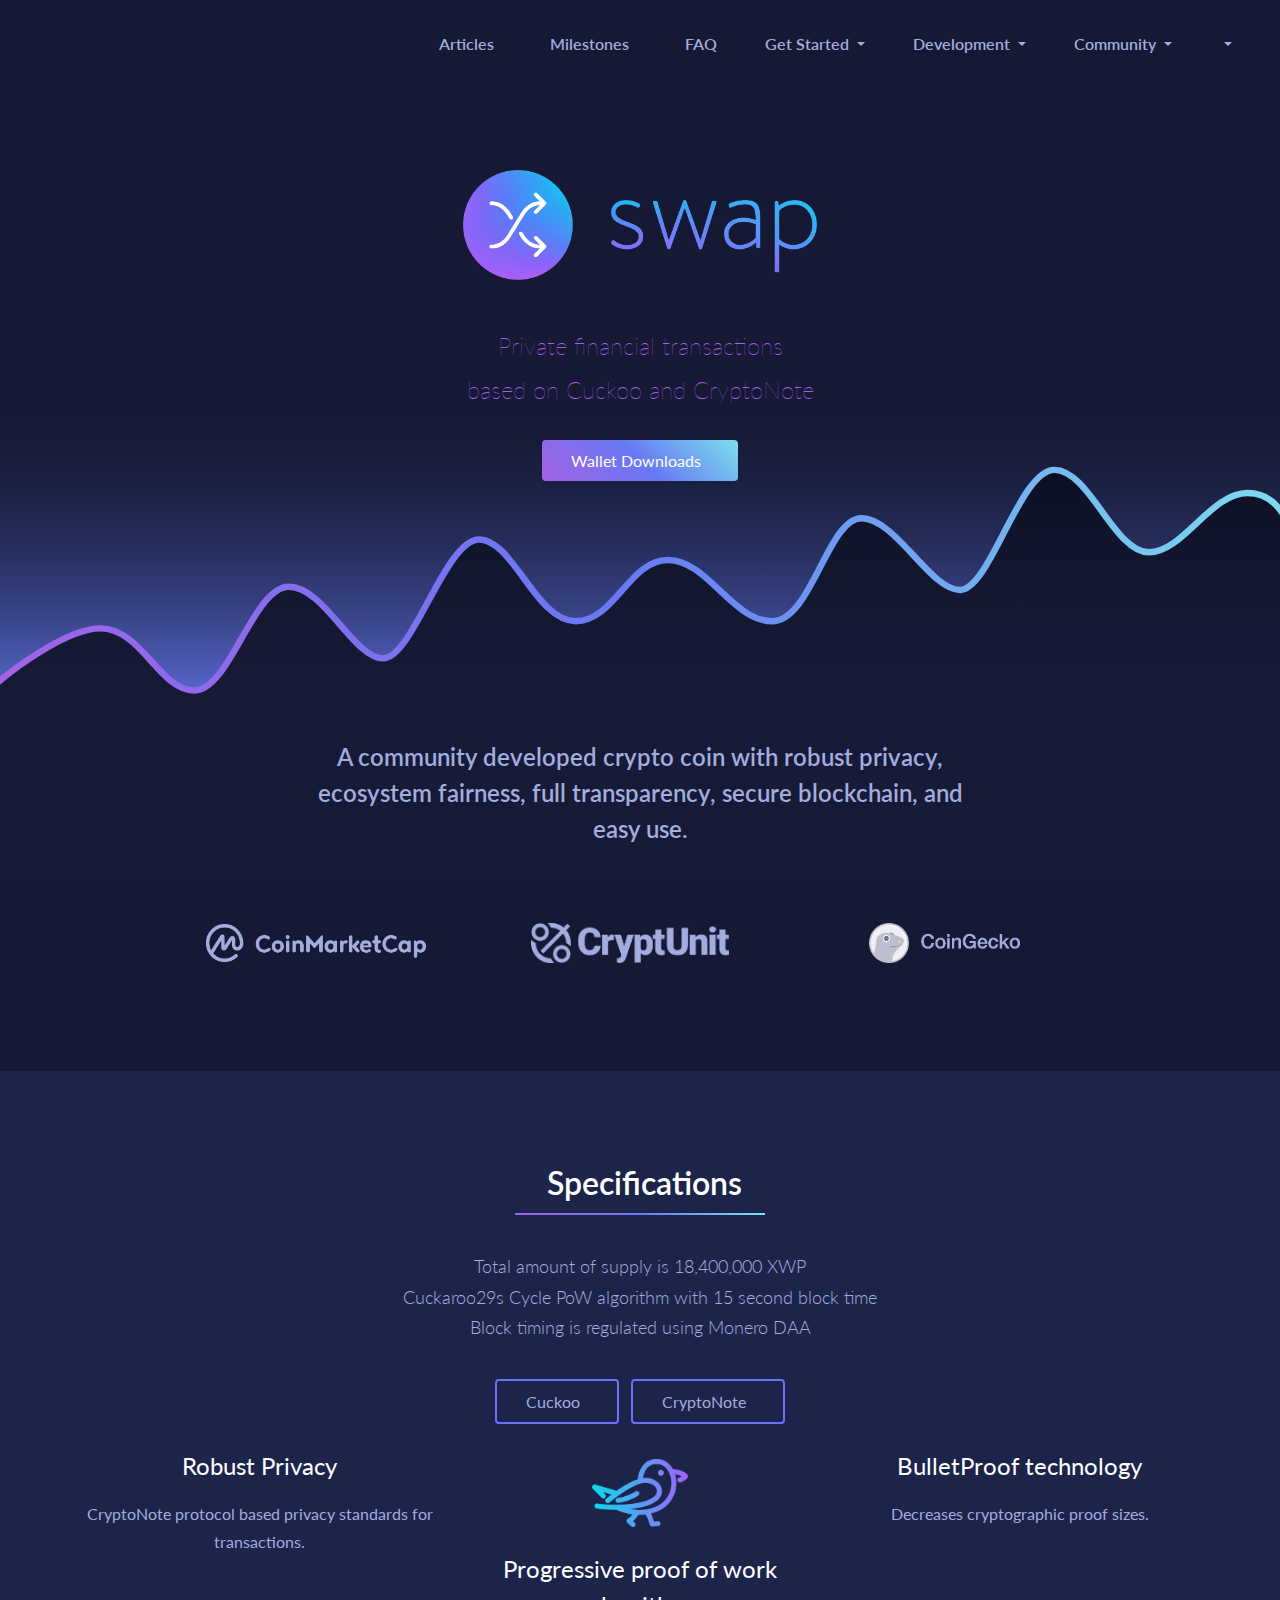
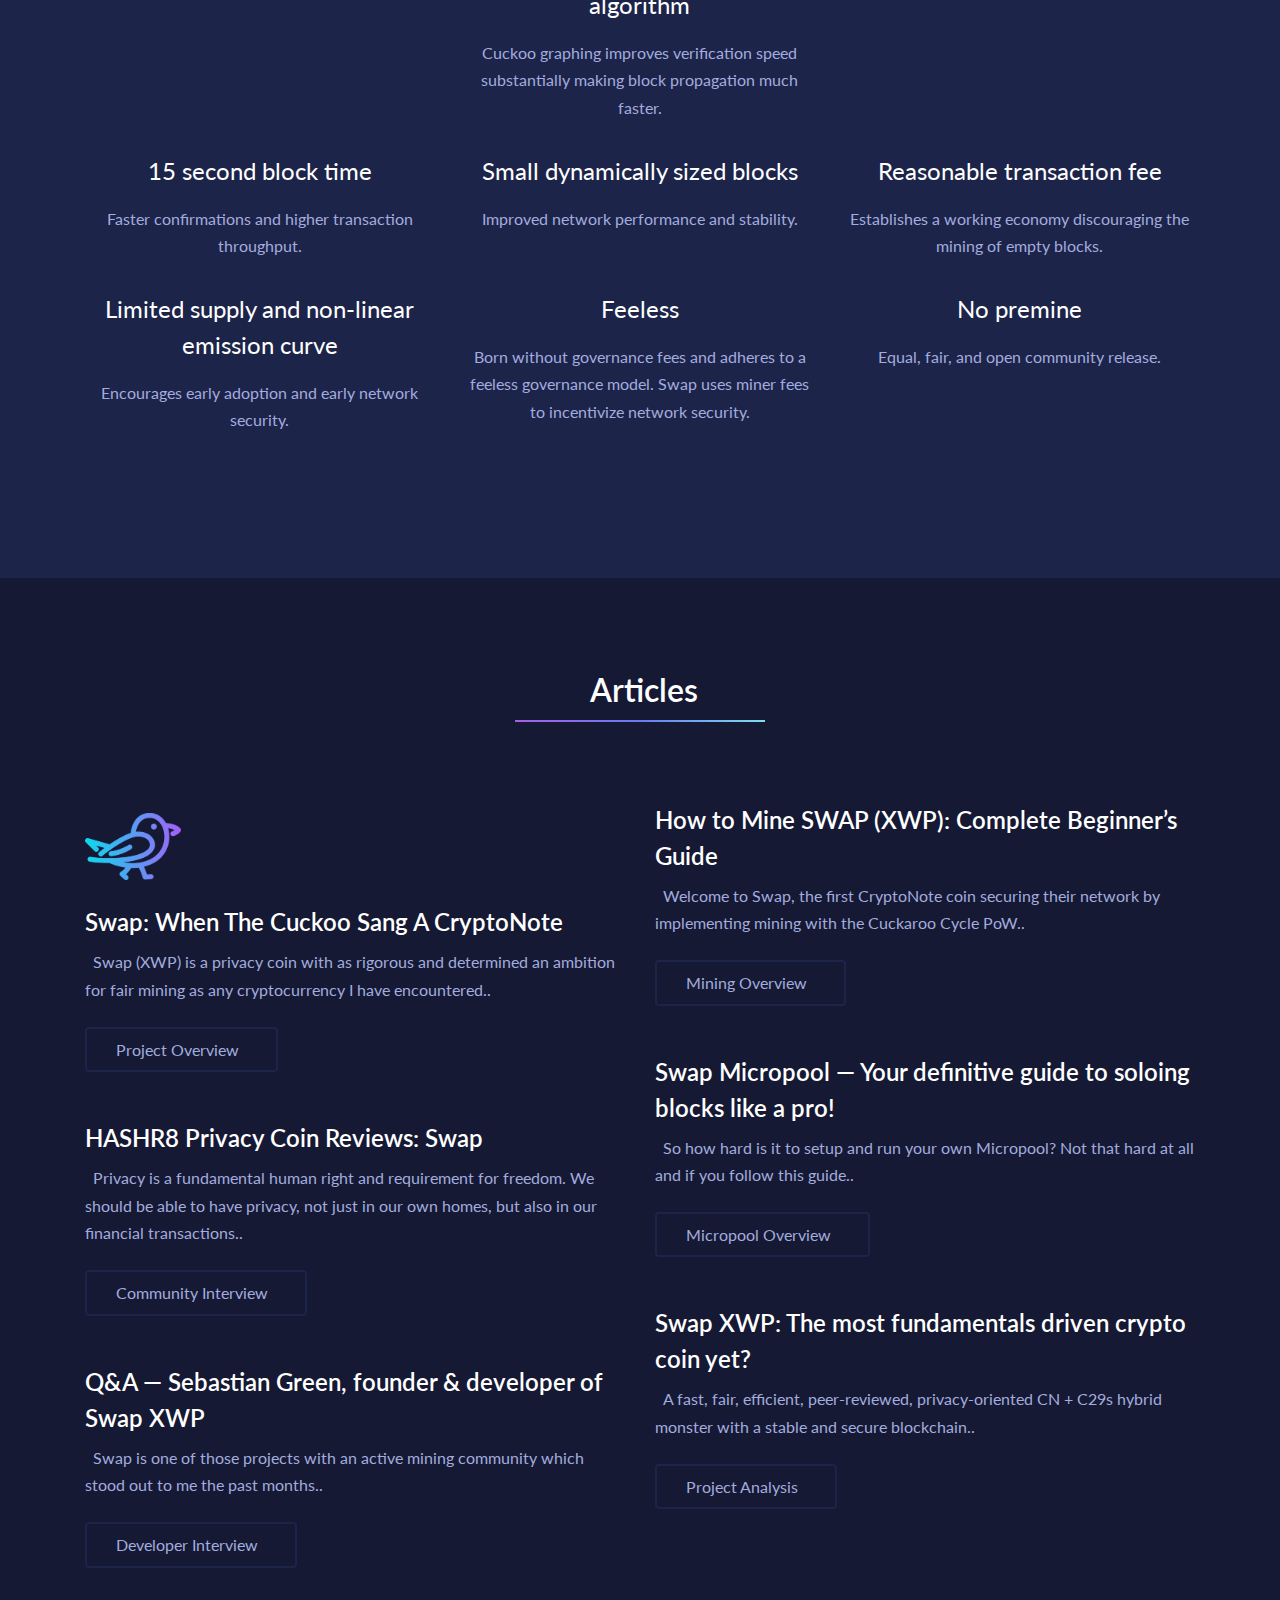
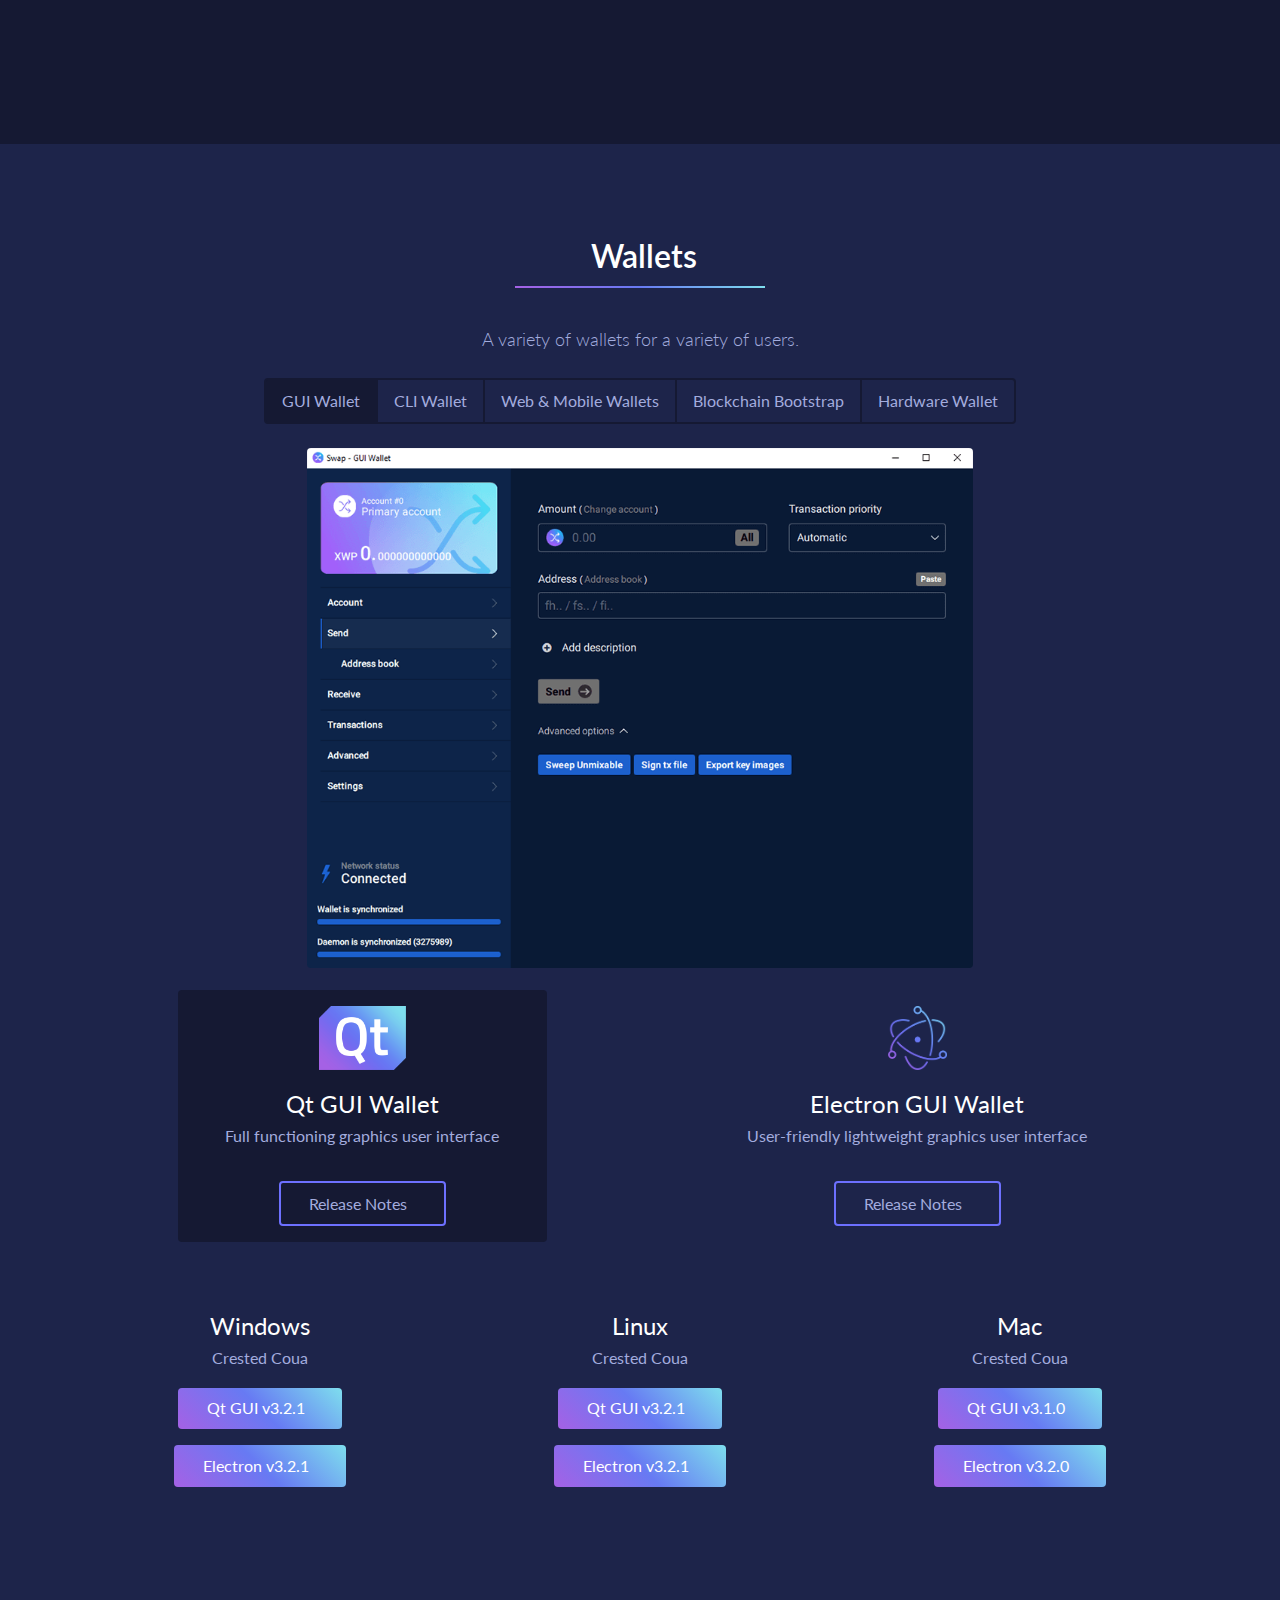
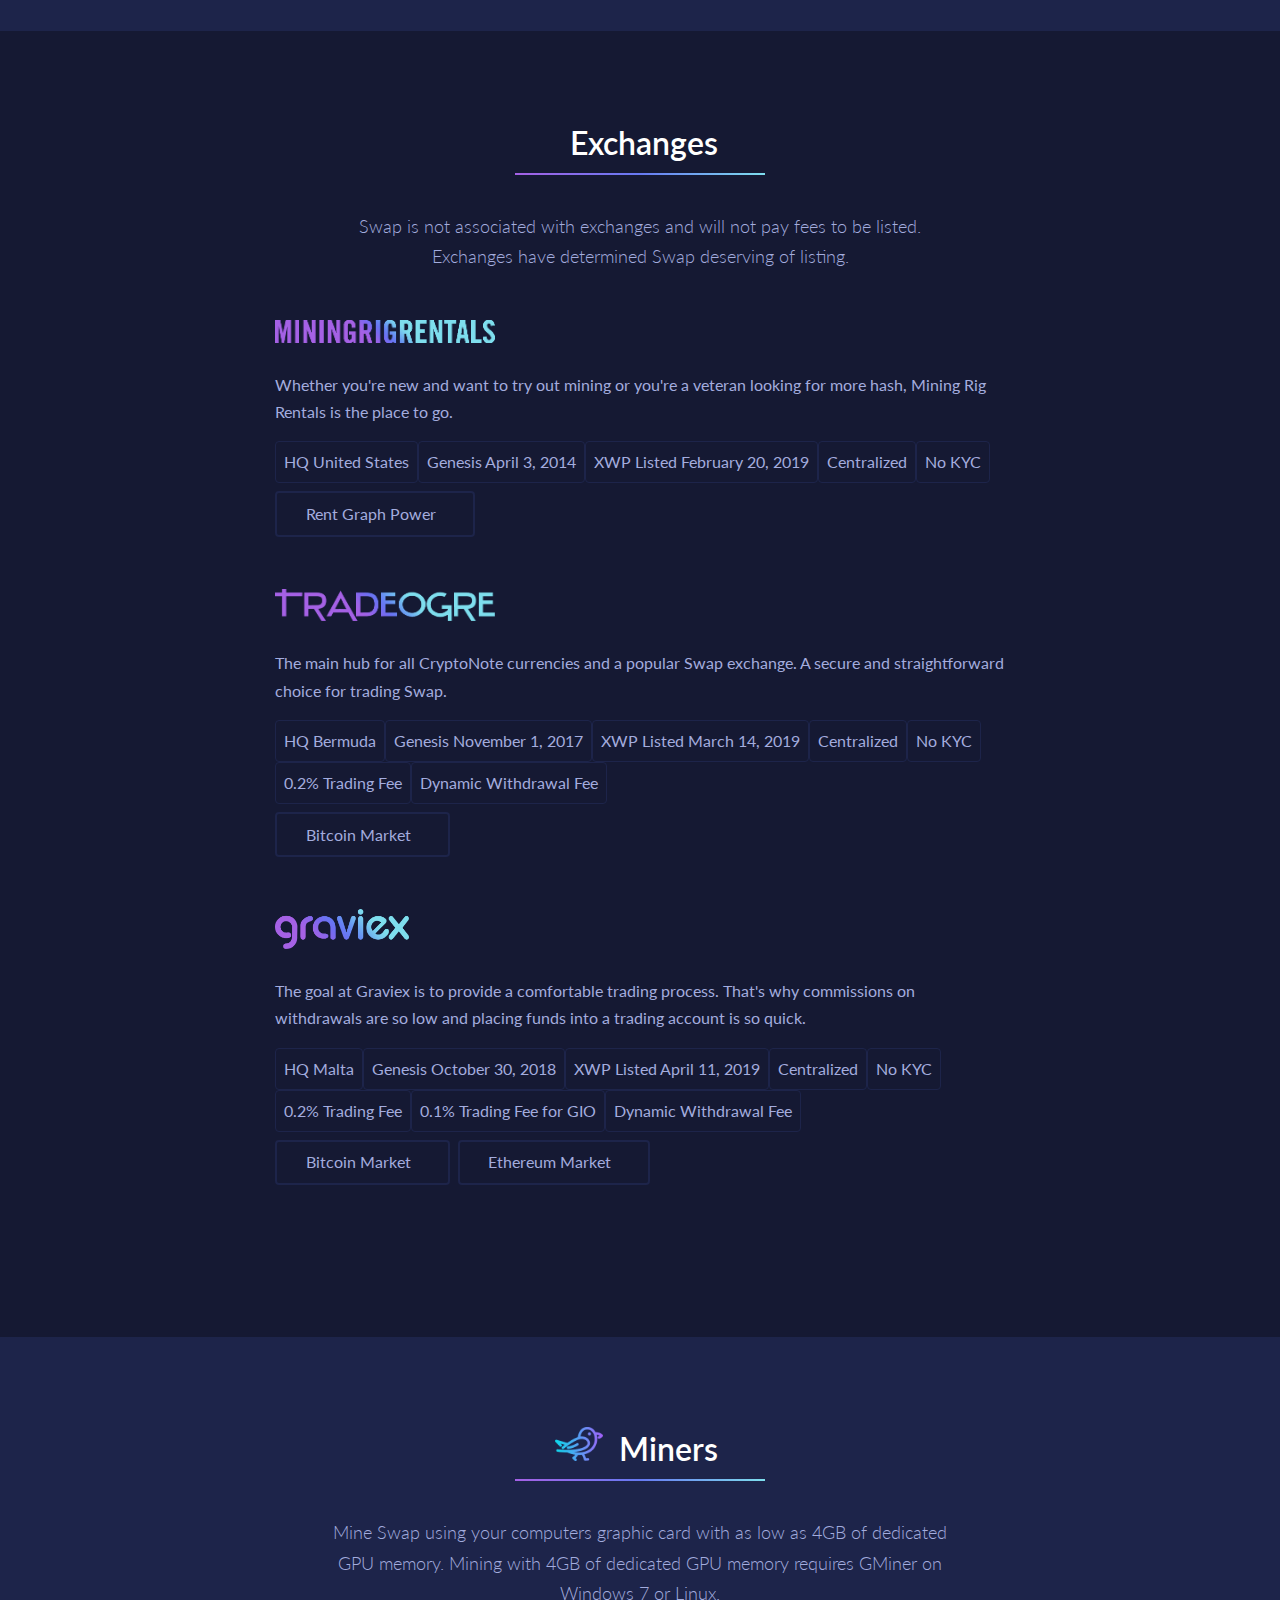
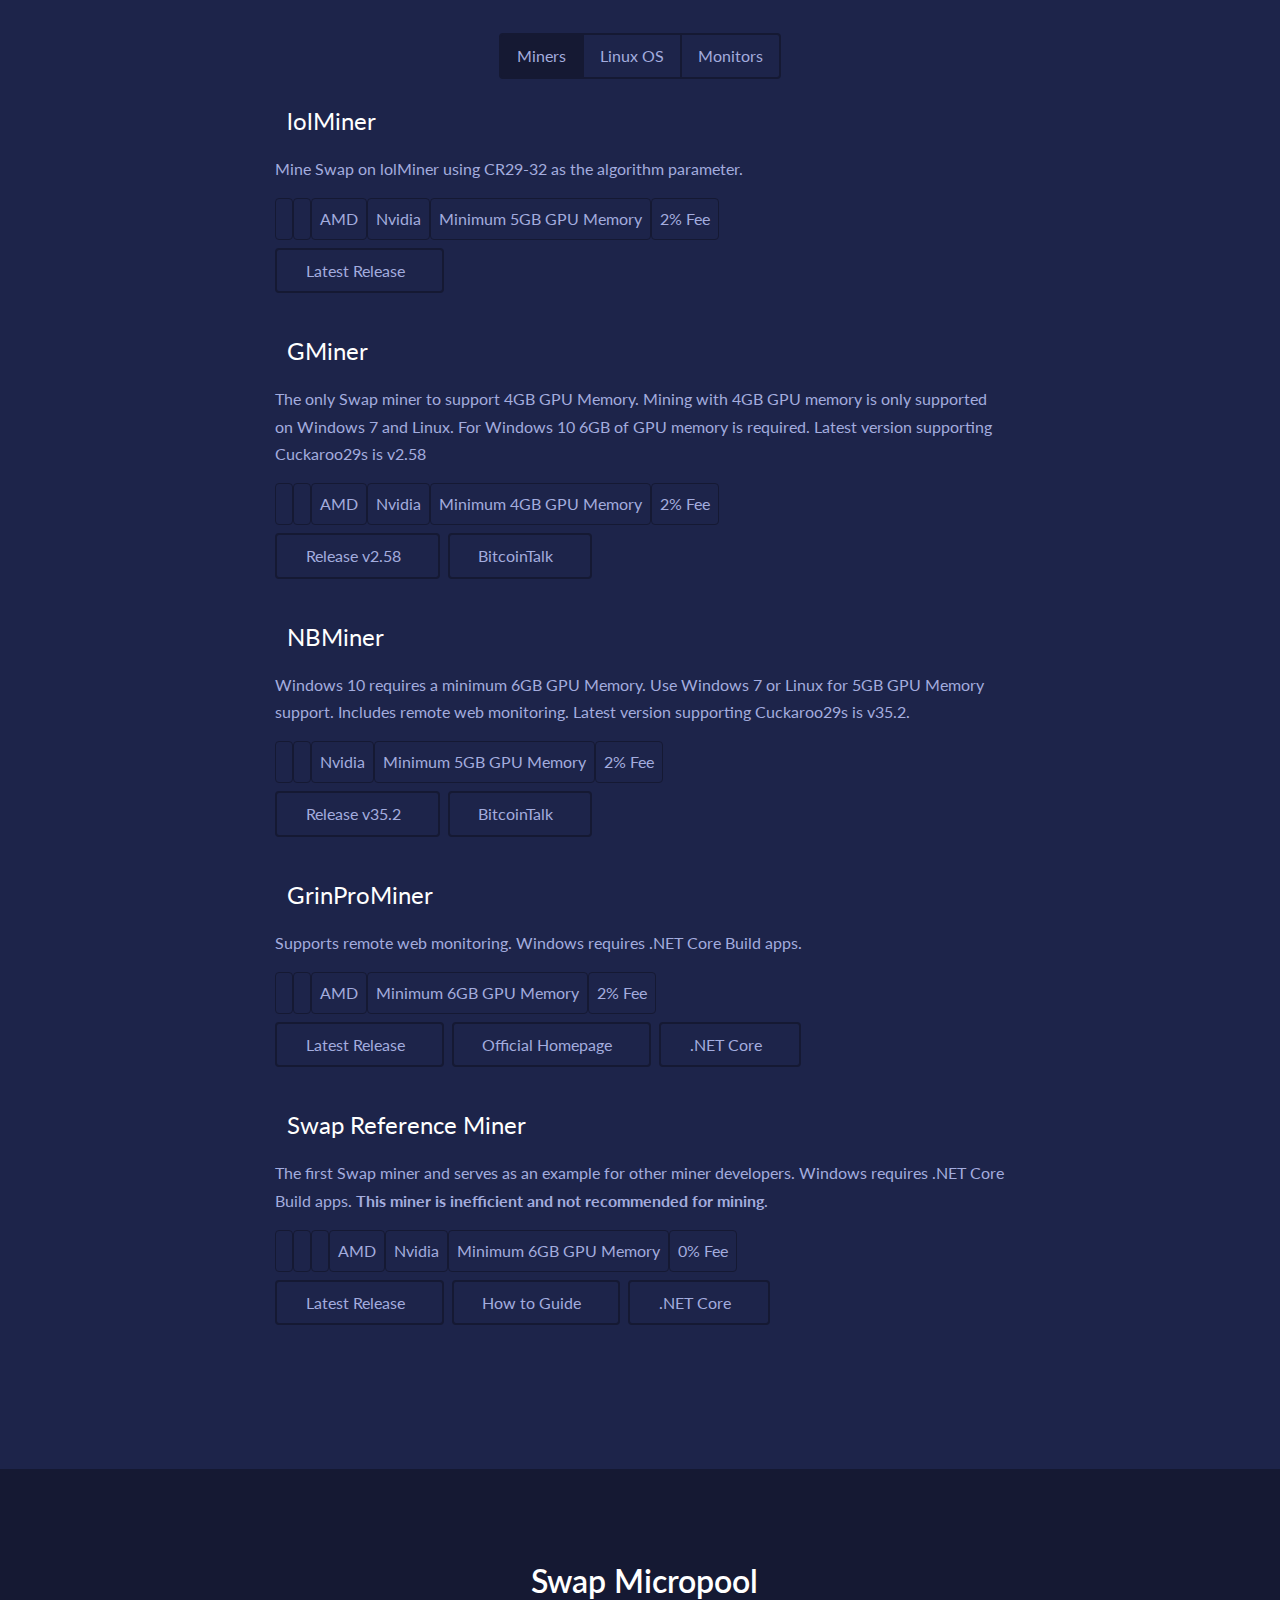
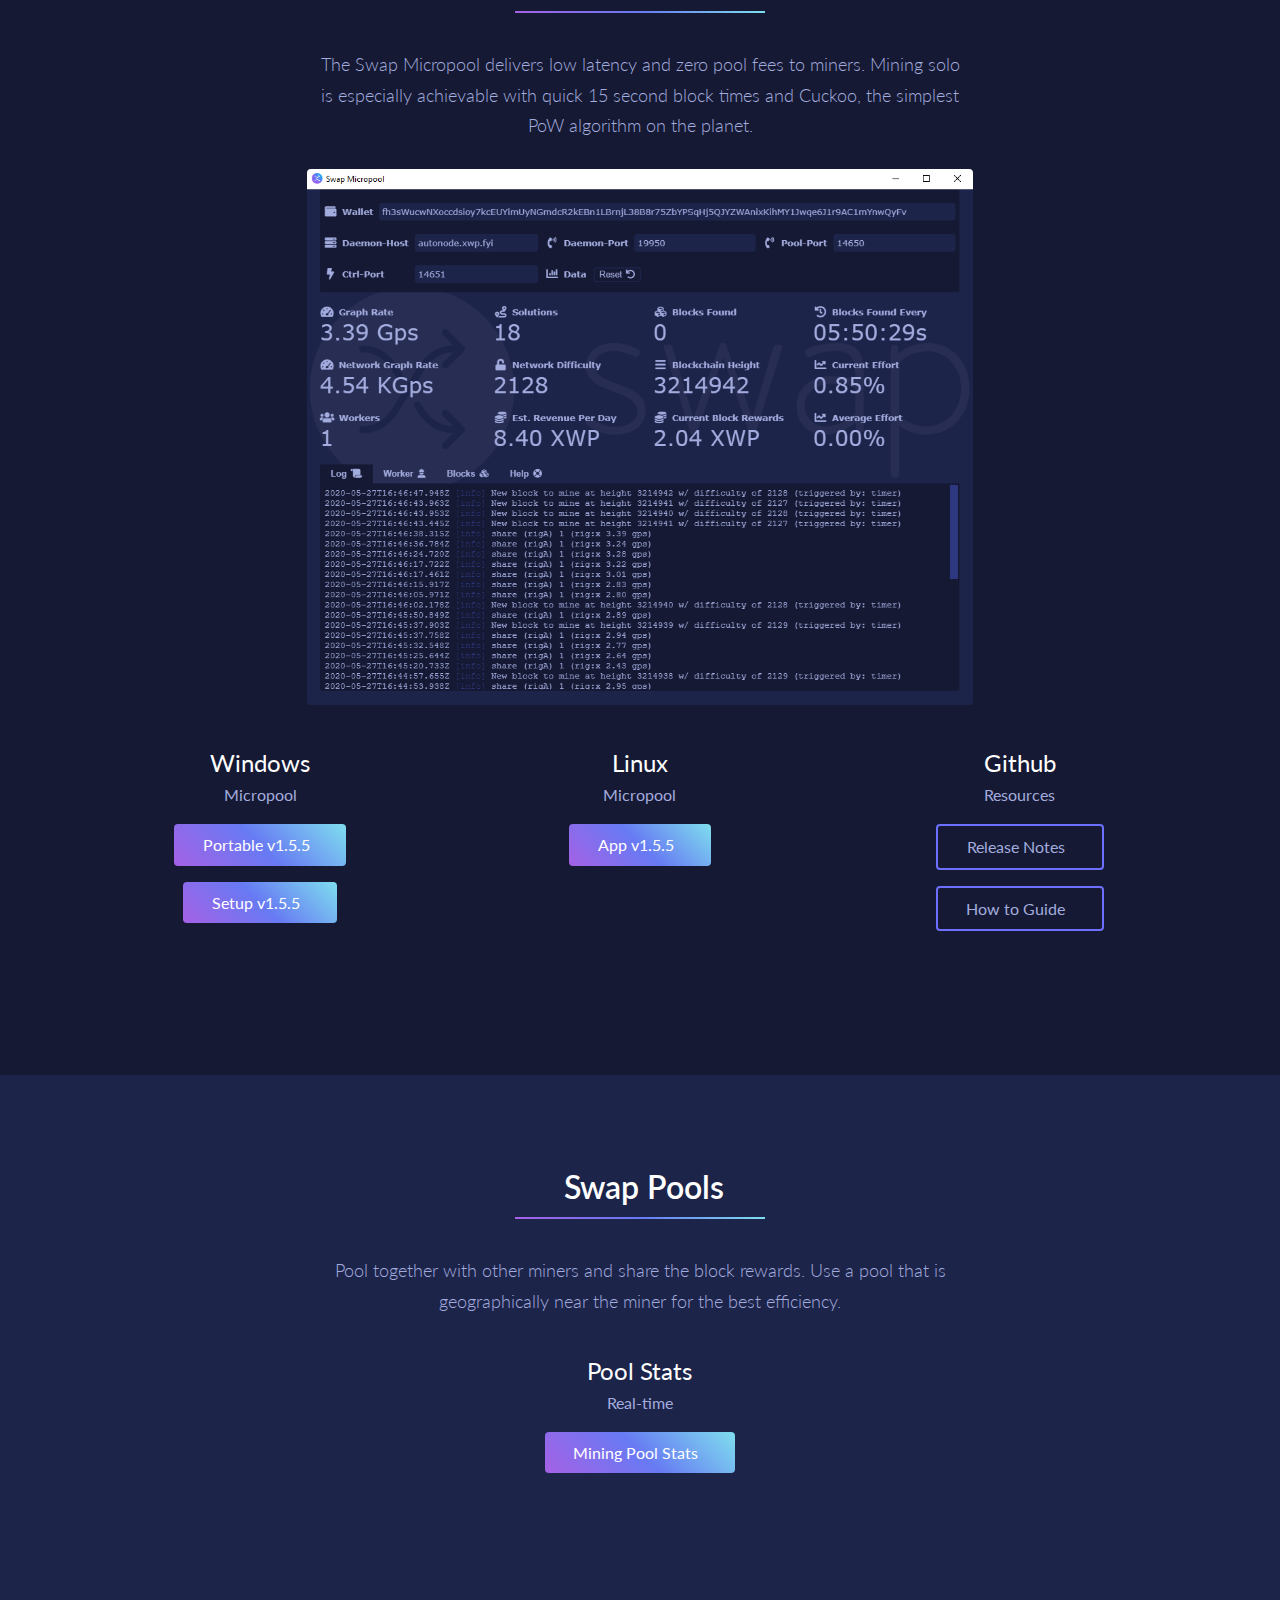
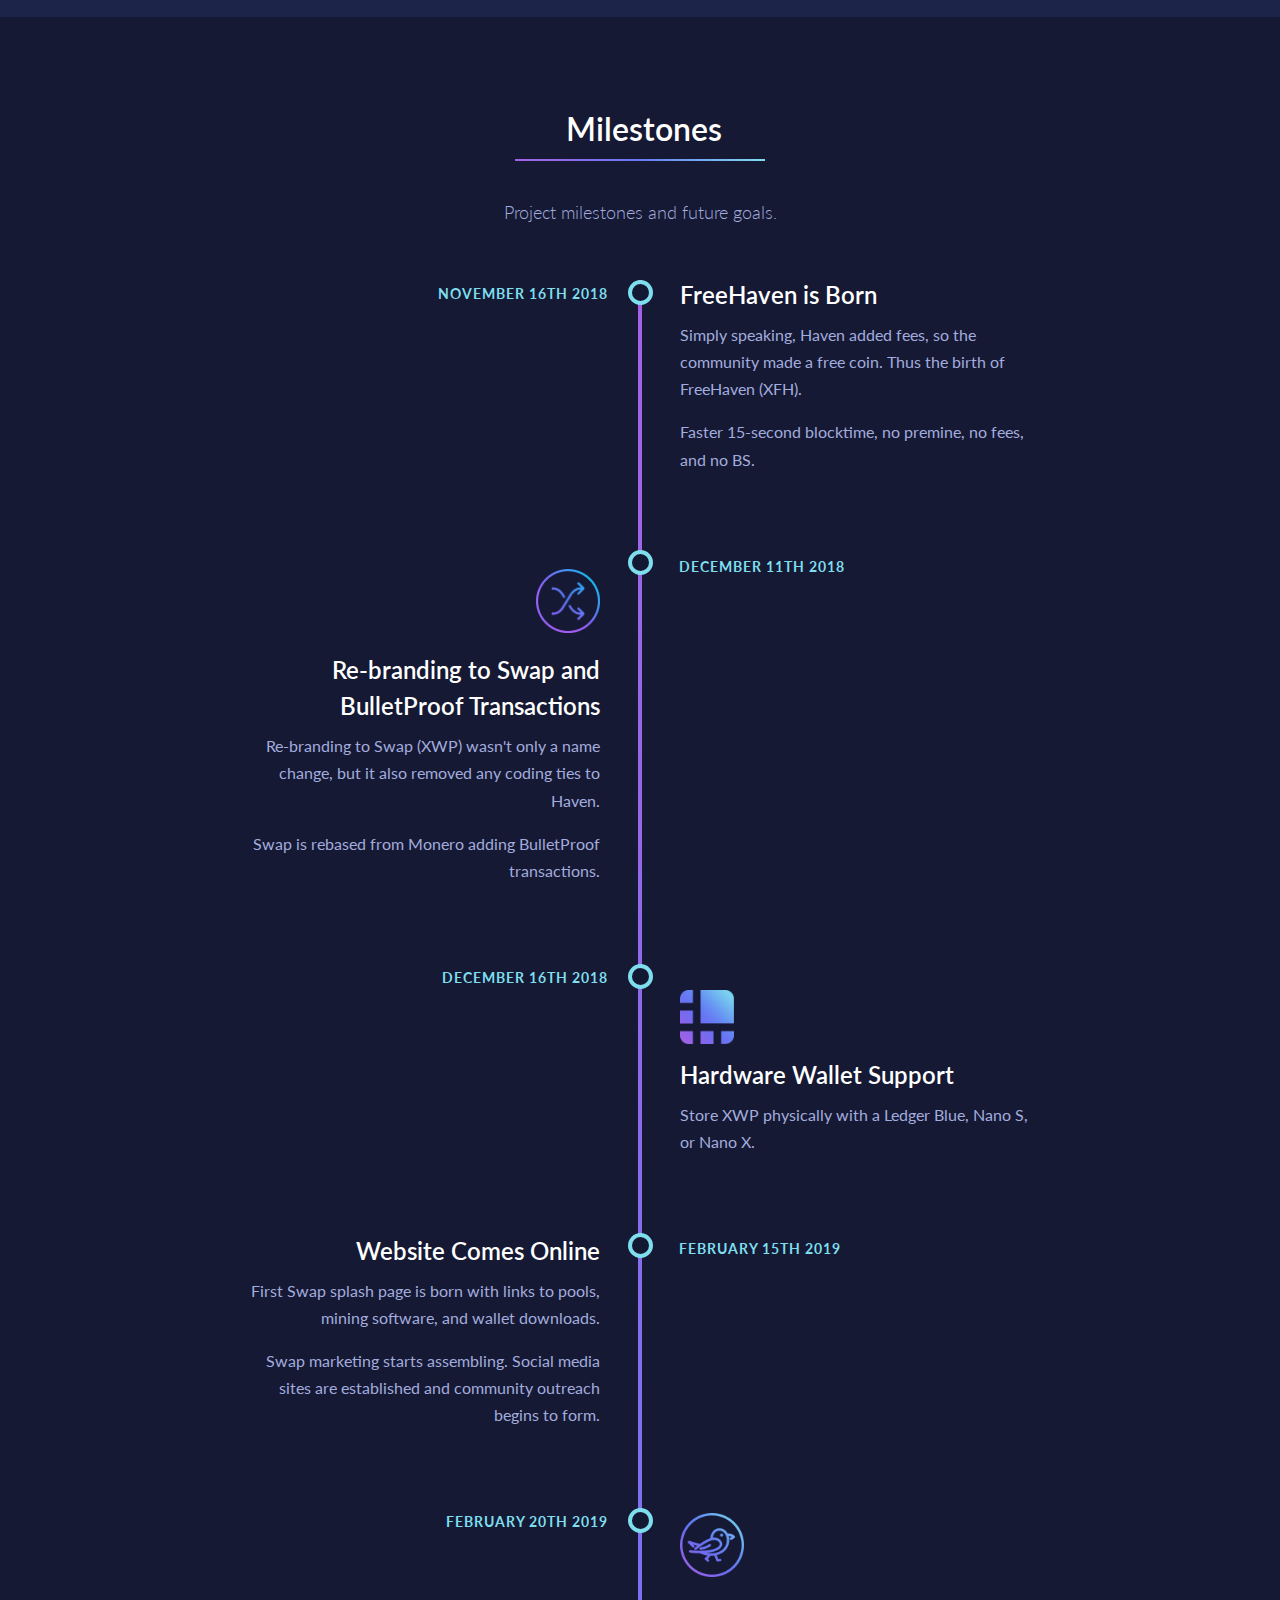
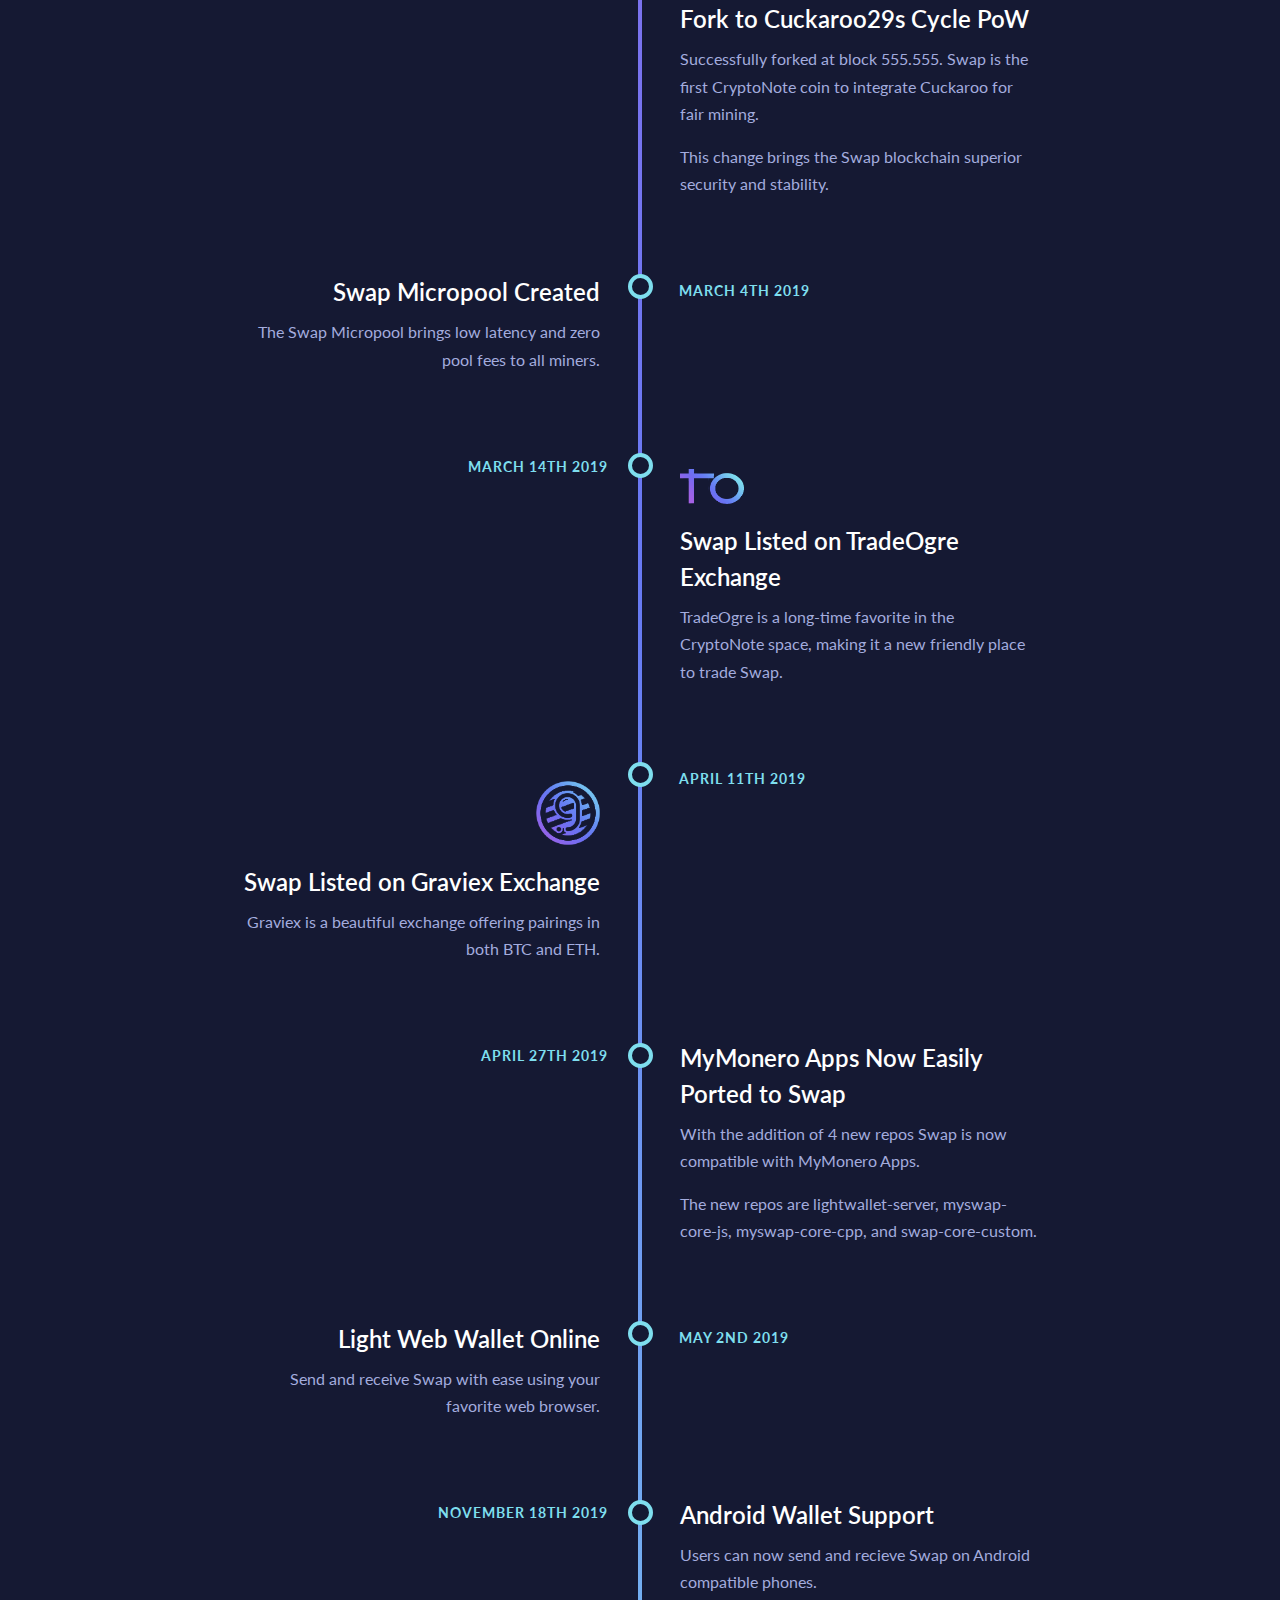
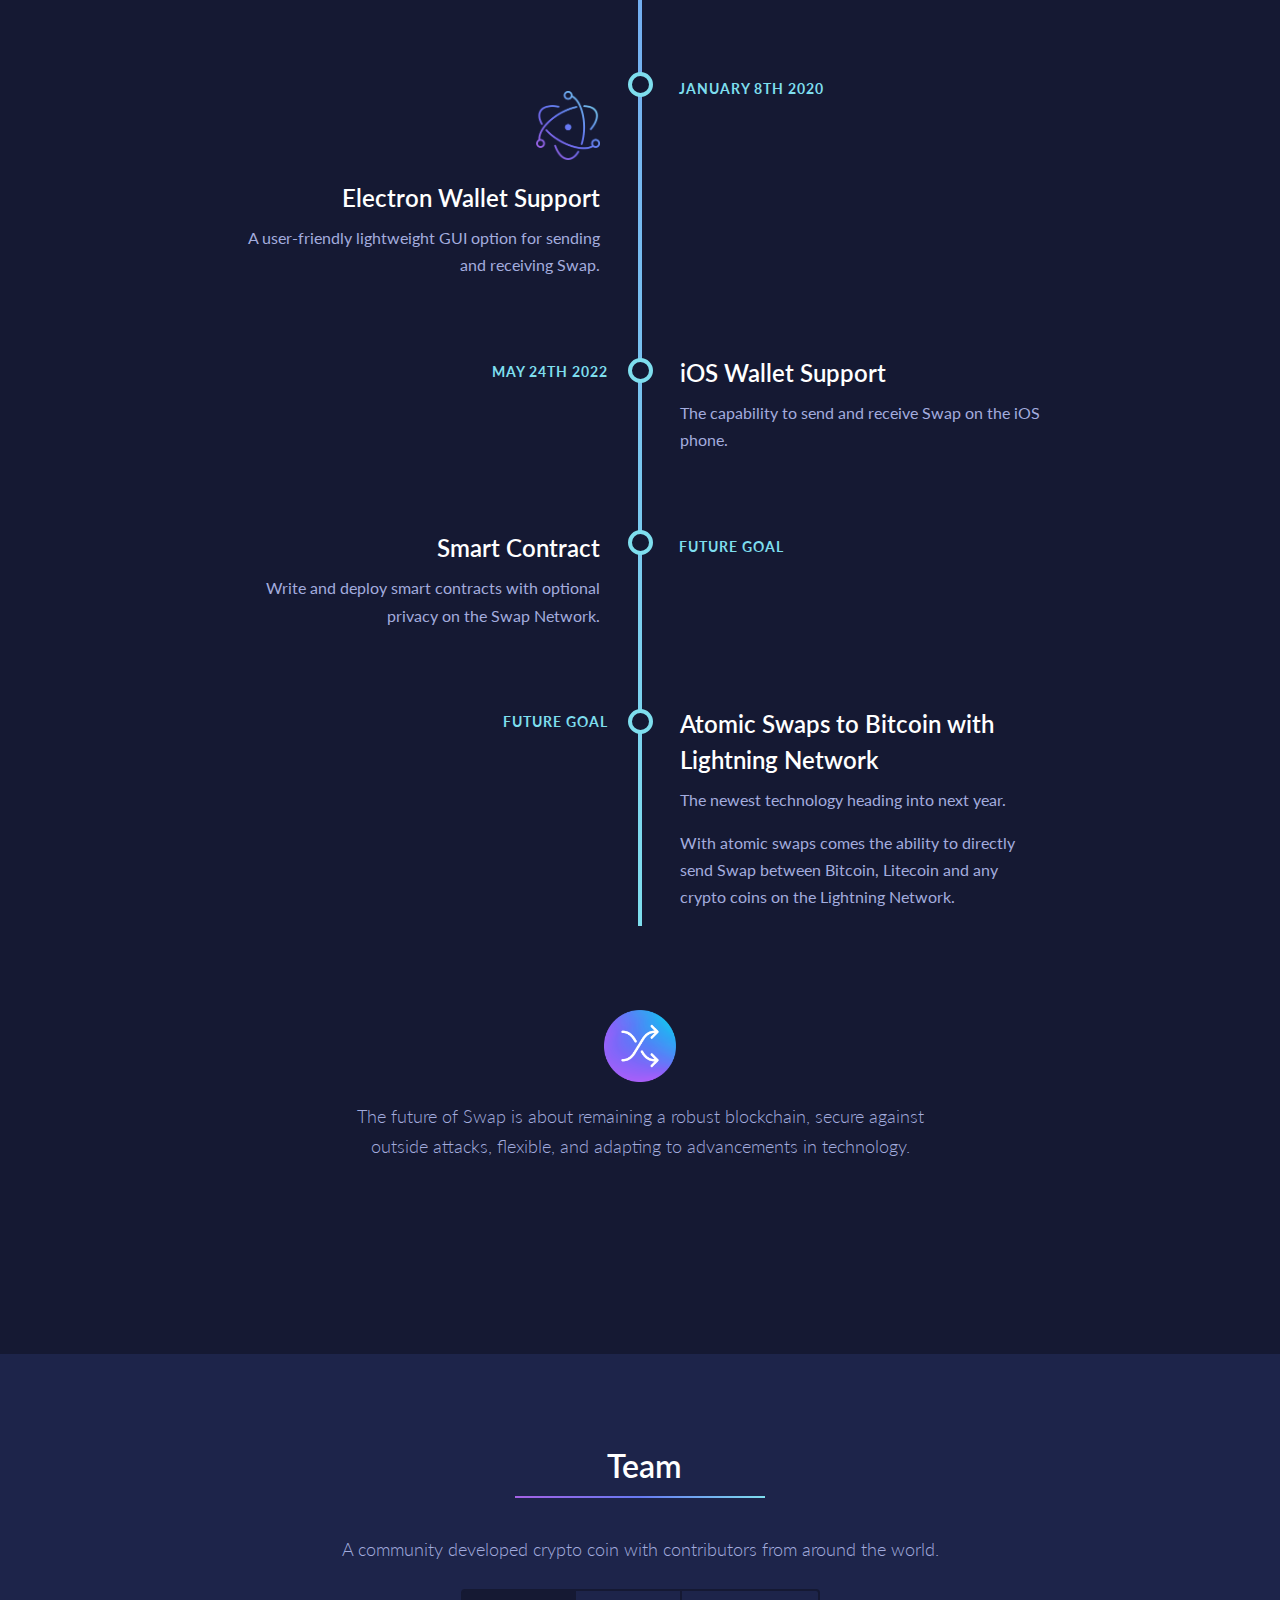
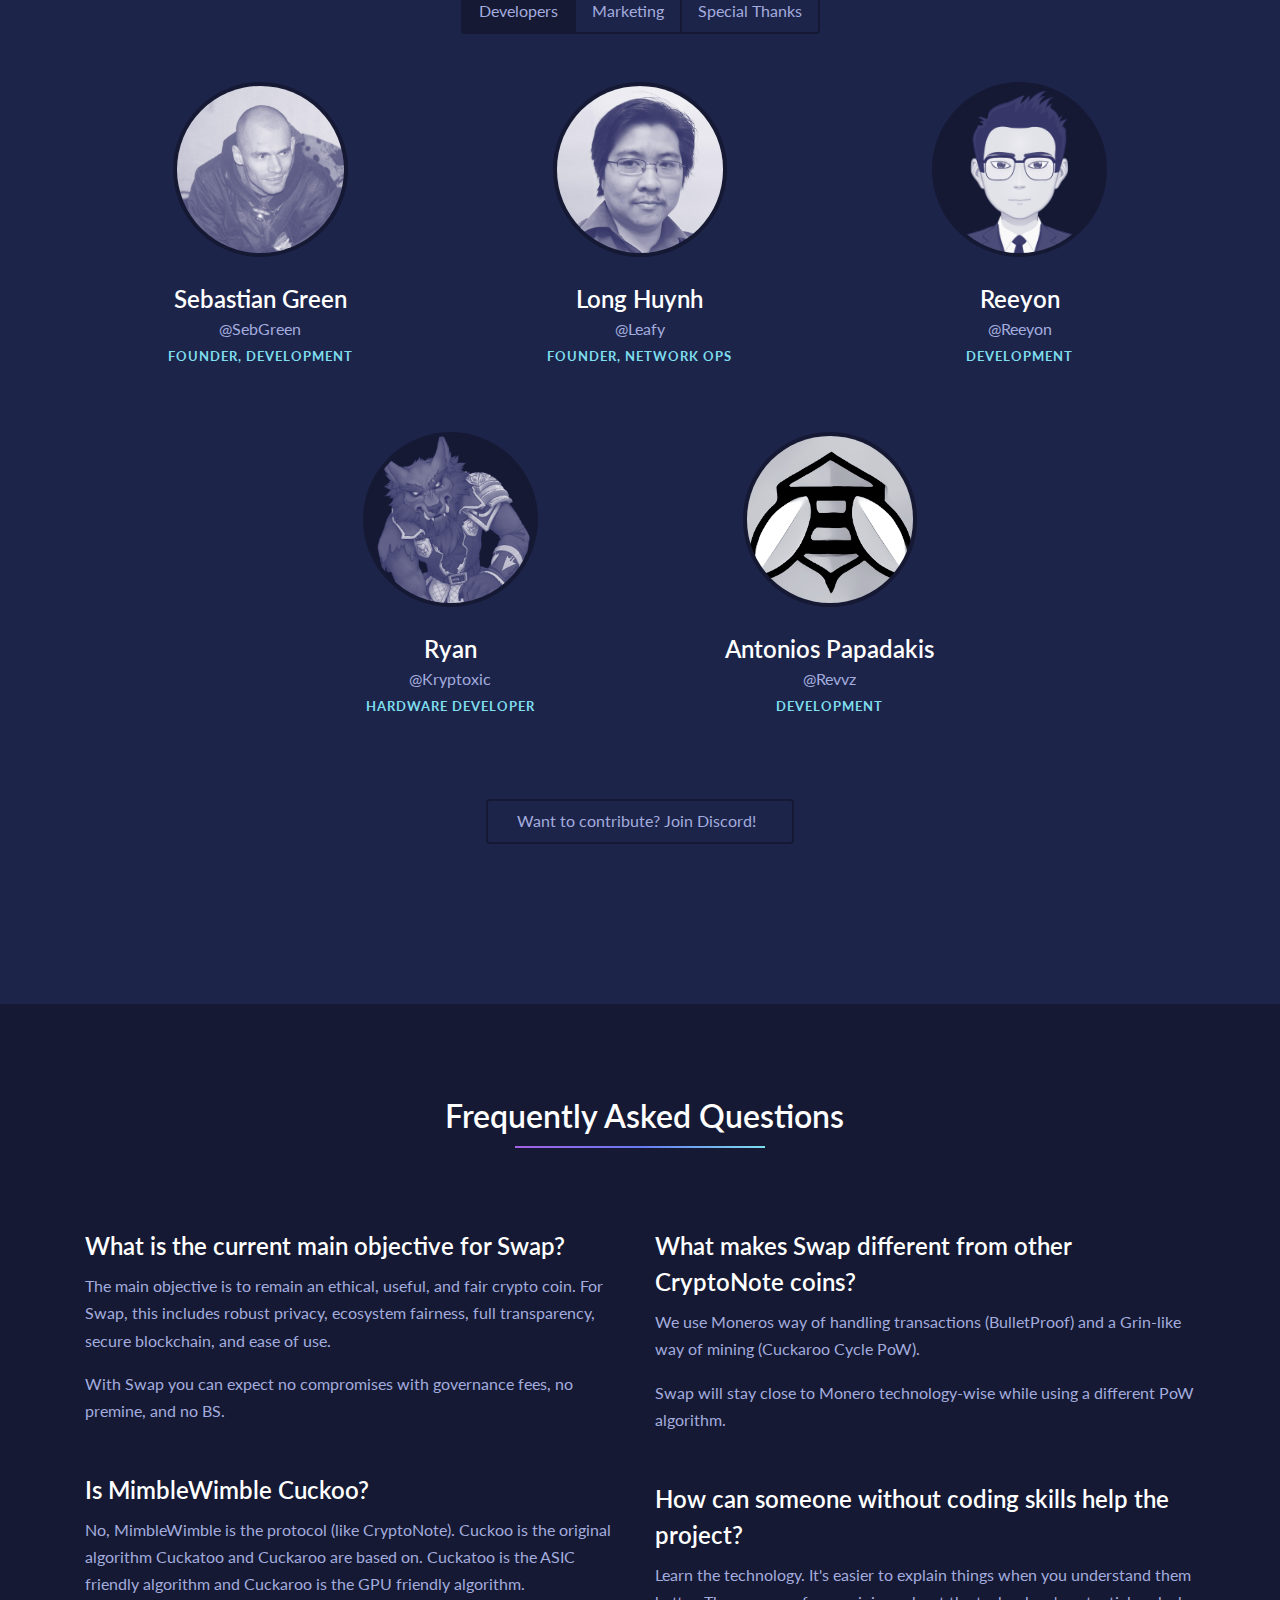
<file: index.html>
<!DOCTYPE html>
<html lang="en">

<head>
	<!-- Required meta tags -->
	<meta charset="utf-8">
	<meta name="viewport" content="width=device-width, initial-scale=1, shrink-to-fit=no">
	<meta http-equiv="X-UA-Compatible" content="ie=edge">
	<link rel="canonical" href="https://getswap.eu/" />
	<link rel="shortcut icon" href="favicon.ico" />
	<link rel="shortcut icon" type="image/png" href="favicon.png">
	<link rel="apple-touch-icon" sizes="180x180" href="apple-touch-icon.png">
	<link rel="icon" type="image/png" sizes="32x32" href="favicon-32x32.png">
	<link rel="icon" type="image/png" sizes="16x16" href="favicon-16x16.png">
	<link rel="manifest" href="site.webmanifest">
	<meta name="msapplication-TileColor" content="#da532c">
	<meta name="theme-color" content="#ffffff">
	<title>Swap | Fundamentals Driven Secure Blockchain</title>
	<!-- OpenGraph SEO meta tags -->
	<meta name="description"
		content="A community developed crypto coin striving for robust privacy, ecosystem fairness, full transparency, secure network, and easy use.">
	<meta content="xwp, swap, coin, cryptonote, mimblewimble, cuckoo, cuckaroo, blockchain, crypto coin"
		name="keywords">
	<meta content="https://getswap.eu/images/logo/swap-logo-banner.png" property="og:image">
	<meta content="Swap | Fundamentals Driven Secure Blockchain" property="og:title">
	<meta content="website" property="og:type">
	<!-- TwitterCard meta tags -->
	<meta name="twitter:card" content="summary">
	<meta name="twitter:site" content="@Swap_Community">
	<meta name="twitter:title" content="Swap | Fundamentals Driven Secure Blockchain">
	<meta name="twitter:description"
		content="A community developed crypto coin striving for robust privacy, ecosystem fairness, full transparency, secure network, and easy use.">
	<meta name="twitter:image" content="https://getswap.eu/images/logo/swap-logo-banner.png">
	<!-- Google Font -->
	<link href="https://fonts.googleapis.com/css?family=Lato" rel="stylesheet">
	<!-- Global site tag (gtag.js) - Google Analytics -->
	<script async src="https://www.googletagmanager.com/gtag/js?id=UA-5720377-4"></script>
	<script>
		window.dataLayer = window.dataLayer || [];
		function gtag() { dataLayer.push(arguments); }
		gtag('js', new Date());
		gtag('config', 'UA-5720377-4');
	</script>
	<!-- Plugins -->
	<!--<link rel="stylesheet" href="https://unpkg.com/aos@next/dist/aos.css" />-->
	<!-- Template CSS -->
	<link rel="stylesheet" href="bootstrap.css?v=1">
	<link rel="stylesheet" href="custom.css?v=1">
	<!-- Font Awesome -->
	<link rel="stylesheet" href="https://pro.fontawesome.com/releases/v5.13.0/css/all.css"
		integrity="sha384-IIED/eyOkM6ihtOiQsX2zizxFBphgnv1zbe1bKA+njdFzkr6cDNy16jfIKWu4FNH" crossorigin="anonymous">
</head>

<body class="dark">
	<nav class="navbar navbar-expand-lg navbar-dark">
		<a class="navbar-brand" href="#"></a>
		<button class="navbar-toggler" type="button" data-toggle="collapse" data-target="#navbarSupportedContent"
			aria-controls="navbarSupportedContent" aria-expanded="false" aria-label="Toggle navigation">
			<span class="navbar-toggler-icon"></span>
		</button>
		<div class="collapse navbar-collapse" id="navbarSupportedContent">
			<ul class="navbar-nav ml-auto">
				<li class="nav-item">
					<a class="nav-link" data-scroll href="#articles"><i class="fas fa-newspaper"></i>&ensp;Articles</a>
				</li>
				<li class="nav-item">
					<a class="nav-link" data-scroll href="#milestones"><i
							class="fas fa-shield-check"></i>&ensp;Milestones</a>
				</li>
				<li class="nav-item">
					<a class="nav-link" data-scroll href="#faq"><i class="fas fa-comments-alt"></i>&ensp;FAQ</a>
				</li>
				<li class="nav-item dropdown">
					<a class="nav-link dropdown-toggle" href="#" id="downloadsDropdown" role="button"
						data-toggle="dropdown" aria-haspopup="true" aria-expanded="false">
						Get Started
					</a>
					<div class="dropdown-menu animate-opacity" aria-labelledby="downloadsDropdown">
						<a class="dropdown-item" href="https://explorer.getswap.eu/" rel="nofollow" target="_blank"><i
								class="fas fa-link"></i>&ensp;Blockchain Explorer</a>
						<div class="dropdown-divider"></div>
						<a class="dropdown-item" data-scroll href="#wallets"><i
								class="far fa-wallet fa-fw"></i>&ensp;Wallets</a>
						<div class="dropdown-divider"></div>
						<a class="dropdown-item" data-scroll href="#exchanges"><i
								class="fas fa-chart-line fa-fw"></i>&ensp;Exchanges</a>
						<div class="dropdown-divider"></div>
						<a class="dropdown-item" data-scroll href="#miners"><img
								src="images/logo/Swap_the_Bird_LightBlue_2.png" alt="Cuckoo"
								class="img-fluid img-cuckaroo5">&ensp;Miners</a>
						<div class="dropdown-divider"></div>
						<a class="dropdown-item" data-scroll href="#micropool"><i
								class="far fa-tint fa-fw"></i>&ensp;Micropool</a>
						<div class="dropdown-divider"></div>
						<a class="dropdown-item" data-scroll href="#pools"><i
								class="far fa-chart-network fa-fw"></i>&ensp;Pools</a>
					</div>
				</li>
				<li class="nav-item dropdown">
					<a class="nav-link dropdown-toggle" href="#" id="developmentDropdown" role="button"
						data-toggle="dropdown" aria-haspopup="true" aria-expanded="false">
						Development
					</a>
					<div class="dropdown-menu animate-opacity" aria-labelledby="developmentDropdown">
						<a class="dropdown-item" data-scroll href="#team"><i class="fas fa-users"></i>&ensp;Team</a>
						<div class="dropdown-divider"></div>
						<a class="dropdown-item" href="https://github.com/swap-dev" rel="nofollow" target="_blank"><i
								class="fab fa-github fa-fw"></i>&ensp;GitHub</a>
						<div class="dropdown-divider"></div>
						<a class="dropdown-item" href="https://github.com/swap-dev/swap/wiki" rel="nofollow"
							target="_blank"><i class="far fa-book-open fa-fw"></i>&ensp;Wiki</a>
						<div class="dropdown-divider"></div>
						<a class="dropdown-item" data-scroll href="#cuckoo"><img
								src="images/logo/Swap_the_Bird_LightBlue_2.png" alt="Cuckoo"
								class="img-fluid img-cuckaroo5">&ensp;Cuckoo</a>
						<div class="dropdown-divider"></div>
						<a class="dropdown-item" data-scroll href="#cryptonote"><i
								class="fas fa-mask fa-fw"></i>&ensp;CryptoNote</a>
					</div>
				</li>
				<li class="nav-item dropdown">
					<a class="nav-link dropdown-toggle" href="#" id="communityDropdown" role="button"
						data-toggle="dropdown" aria-haspopup="true" aria-expanded="false">
						Community
					</a>
					<div class="dropdown-menu animate-opacity" aria-labelledby="communityDropdown">
						<a class="dropdown-item" href="https://twitter.com/@Swap_Community" rel="nofollow"
							target="_blank"><i class="fab fa-twitter fa-fw"></i>&ensp;Twitter</a>
						<div class="dropdown-divider"></div>
						<a class="dropdown-item" href="https://bitcointalk.org/index.php?topic=5083455.0" rel="nofollow"
							target="_blank"><i class="fab fa-btc fa-fw"></i>&ensp;BitcoinTalk</a>
						<div class="dropdown-divider"></div>
						<a class="dropdown-item" href="https://discord.gg/Eun5FHp" rel="nofollow" target="_blank"><i
								class="fab fa-discord fa-fw"></i>&ensp;Discord</a>
						<div class="dropdown-divider"></div>
						<a class="dropdown-item" href="https://t.me/XwpSwap" rel="nofollow" target="_blank"><i
								class="fab fa-telegram-plane fa-fw"></i>&ensp;Telegram</a>
					</div>
				</li>
				<li class="nav-item dropdown">
					<a class="nav-link dropdown-toggle" href="#" id="languageDropdown" role="button"
						data-toggle="dropdown" aria-haspopup="true" aria-expanded="false">
						<i class="fas fa-language fa-2x align-middle"></i>
					</a>
					<div class="dropdown-menu animate-opacity" aria-labelledby="languageDropdown">
						<a class="dropdown-item lang-en lang-select" href="#googtrans(en|ar)" data-lang="ar"><img
								class="flags" src="images/flags/arabia.png" alt="flag">&ensp;العَرَبِيَّة</a>
						<a class="dropdown-item lang-en lang-select" href="#googtrans(en|zh-CN)" data-lang="zh-CN"><img
								class="flags" src="images/flags/china.png" alt="flag">&ensp;中文</a>
						<a class="dropdown-item lang-en lang-select" href="#googtrans(en|en)" data-lang="en"><img
								class="flags" src="images/flags/unitedkingdom.png" alt="flag">&ensp;English</a>
						<a class="dropdown-item lang-en lang-select" href="#googtrans(en|fr)" data-lang="fr"><img
								class="flags" src="images/flags/france.png" alt="flag">&ensp;Français</a>
						<a class="dropdown-item lang-de lang-select" href="#googtrans(en|de)" data-lang="de"><img
								class="flags" src="images/flags/germany.png" alt="flag">&ensp;Deutsch</a>
						<a class="dropdown-item lang-en lang-select" href="#googtrans(en|hi)" data-lang="hi"><img
								class="flags" src="images/flags/india.png" alt="flag">&ensp;हिन्दी</a>
						<a class="dropdown-item lang-en lang-select" href="#googtrans(en|it)" data-lang="it"><img
								class="flags" src="images/flags/italy.png" alt="flag">&ensp;Italiano</a>
						<a class="dropdown-item lang-en lang-select" href="#googtrans(en|ja)" data-lang="ja"><img
								class="flags" src="images/flags/japan.png" alt="flag">&ensp;日本語</a>
						<a class="dropdown-item lang-ko lang-select" href="#googtrans(en|ko)" data-lang="ko"><img
								class="flags" src="images/flags/korea.png" alt="flag">&ensp;한국어</a>
						<a class="dropdown-item lang-en lang-select" href="#googtrans(en|pt)" data-lang="pt"><img
								class="flags" src="images/flags/portugal.png" alt="flag">&ensp;Português</a>
						<a class="dropdown-item lang-en lang-select" href="#googtrans(en|ru)" data-lang="ru"><img
								class="flags" src="images/flags/russia.png" alt="flag">&ensp;Русский</a>
						<a class="dropdown-item lang-en lang-select" href="#googtrans(en|es)" data-lang="es"><img
								class="flags" src="images/flags/spain.png" alt="flag">&ensp;Español</a>
					</div>
				</li>
			</ul>
		</div>
	</nav>
	<div class="site-header d-flex flex-column align-items-center justify-content-between">
		<div class="hero">
			<div class="row align-items-center justify-content-around text-center mb-5">
				<div class="col-10 col-sm-6 col-sm-6 col-md-6 col-lg-4 col-xl-4">
					<img src="images/logo/swap-logo-coloured.png" alt="Swap" class="swap-hero-logo">
				</div>
			</div>
			<h2 class="highlight">
				Private financial transactions
			</h2>
			<h2 class="highlight mb-3">
				based on Cuckoo and CryptoNote
			</h2>
			<!--
				<p class="lead mt-3 mx-auto">Stable Network&ensp;|&ensp;No Governance Fee&ensp;|&ensp;No Premine&ensp;|&ensp;No BS</p>
				<h2>
					<img src="images/logo/Swap_the_Bird_Grad_1.png" alt="Cuckoo" class="img-fluid img-cuckaroo">&nbsp;<a data-scroll href="#wallets"><span class="highlight">Greater Roadrunner 3.1</span></a>
				</h2>
				<p class="lead mt-3 mx-auto">
					Wallet Released June 30th
				</p>
				<p class="lead mt-3 mx-auto">
					Listed on <b><a data-scroll href="#graviex">Graviex</a></b> April 11th
				</p>-->
			<p>
				<a data-scroll href="#wallets" class="btn btn-primary mx-1 mt-3">Wallet Downloads&ensp;<i
						class="fas fa-arrow-circle-right"></i></a>
			</p>
		</div>
		<div class="graph">
			<img src="images/graph-swap.svg" alt="graph" class="img-fluid">
		</div>
		<div class="text-center mx-4">
			<div id="networkdiv"></div>
			<div id="networkdiv2"></div>
			<h1 class="centered-text mt-4 mb-5 section-highlight-text">
				A community developed crypto coin with robust privacy, ecosystem fairness, full transparency, secure
				blockchain, and easy use.
			</h1>
			<!--<a data-scroll href="#milestones" class="btn btn-outline-secondary">View Milestones&ensp;<i class="fas fa-arrow-circle-right"></i></a>-->
		</div>
		<div class="container">
			<div class="row text-center justify-content-center align-items-center exchange-logos exchange-logos1">
				<div class="col-12 col-sm-6 col-md-4">
					<a href="https://coinmarketcap.com/currencies/swap/" target="_blank" rel="nofollow"><img
							src="images/market/coinmarketcap.png" alt="CoinMarketCap"
							class="img-fluid exchange-logo"></a>
				</div>
				<div class="col-12 col-sm-6 col-md-auto">
					<a href="https://www.cryptunit.com/coin/XWP" target="_blank" rel="nofollow"><img
							src="images/market/cryptunit.png" alt="CryptUnit" class="img-fluid exchange-logo"></a>
				</div>
				<div class="col-12 col-sm-6 col-md-4">
					<a href="https://www.coingecko.com/en/coins/swap" target="_blank" rel="nofollow"><img
							src="images/market/coingecko.png" alt="CoinGecko" class="img-fluid exchange-logo"></a>
				</div>
			</div>
		</div>
	</div>
	<section id="specifications" class="section section-separated">
		<div class="container">
			<div class="section-title max-title centered-text text-center mx-auto container-link-icon">
				<h3><i class="far fa-atom-alt gradient-icon"></i>&ensp;Specifications</h3>&ensp;<span
					class="link-icon"><a data-scroll href="#specifications"><i class="fal fa-link fa-xs"></i></a></span>
			</div>
			<p class="lead p-1 centered-text text-center mx-auto">Total amount of supply is 18,400,000 XWP<br>
				Cuckaroo29s Cycle PoW algorithm with 15 second block time<br>
				Block timing is regulated using Monero&nbsp;DAA</p>
			<div class="centered-text text-center mx-auto">
				<a data-scroll href="#cuckoo" class="btn btn-outline-secondary mt-3 mx-1">Cuckoo&ensp;<i
						class="fas fa-arrow-circle-right"></i></a>
				<a data-scroll href="#cryptonote" class="btn btn-outline-secondary mt-3 mx-1">CryptoNote&ensp;<i
						class="fas fa-arrow-circle-right"></i></a>
			</div>
			<div class="row align-items-start justify-content-around text-center mt-2">
				<div class="col-12 col-md-4">
					<div class="feature-item">
						<span class="wallet-icons"><i class="featured-item-icon fas fa-mask gradient-icon"></i></span>
						<h4 class="featured-item-title">Robust Privacy</h4>
						<p>CryptoNote protocol based privacy standards for transactions.</p>
					</div>
				</div>
				<div class="col-12 col-md-4">
					<div class="feature-item">
						<span class="wallet-icons"><img src="images/logo/Swap_the_Bird_Grad_1.png" alt="Cuckoo"
								class="featured-item-icon img-cuckaroo2"></span>
						<h4 class="featured-item-title">Progressive proof of work algorithm</h4>
						<p>Cuckoo graphing improves verification speed substantially making
							block propagation much faster.</p>
					</div>
				</div>
				<div class="col-12 col-md-4">
					<div class="feature-item">
						<span class="wallet-icons"><i
								class="featured-item-icon far fa-shield-alt gradient-icon"></i></span>
						<h4 class="featured-item-title">BulletProof technology</h4>
						<p>Decreases cryptographic proof sizes.</p>
					</div>
				</div>
				<div class="col-12 col-md-4">
					<div class="feature-item">
						<span class="wallet-icons"><i
								class="featured-item-icon fas fa-dice-d6 gradient-icon"></i></span>
						<h4 class="featured-item-title">15 second block time</h4>
						<p>Faster confirmations and higher transaction throughput.</p>
					</div>
				</div>
				<div class="col-12 col-md-4">
					<div class="feature-item">
						<span class="wallet-icons"><i
								class="featured-item-icon fas fa-compress-arrows-alt gradient-icon"></i></span>
						<h4 class="featured-item-title">Small dynamically sized blocks</h4>
						<p>Improved network performance and stability.</p>
					</div>
				</div>
				<div class="col-12 col-md-4">
					<div class="feature-item">
						<span class="wallet-icons"><i
								class="featured-item-icon fas fa-hand-holding-usd gradient-icon"></i></span>
						<h4 class="featured-item-title">Reasonable transaction fee</h4>
						<p>Establishes a working economy discouraging the mining of empty blocks.</p>
					</div>
				</div>
				<div class="col-12 col-md-4">
					<div class="feature-item">
						<span class="wallet-icons"><i class="featured-item-icon fas fa-coins gradient-icon"></i></span>
						<h4 class="featured-item-title">Limited supply and non-linear emission curve</h4>
						<p>Encourages early adoption and early network security.</p>
					</div>
				</div>
				<div class="col-12 col-md-4">
					<div class="feature-item">
						<span class="wallet-icons"><i
								class="featured-item-icon far fa-handshake gradient-icon"></i></span>
						<h4 class="featured-item-title">Feeless</h4>
						<p>Born without governance fees and adheres to a feeless governance model.
							Swap uses miner fees to incentivize network security.</p>
					</div>
				</div>
				<div class="col-12 col-md-4">
					<div class="feature-item">
						<span class="featured-item-icon fa-stack fa-2x">
							<i class="far fa-ban gradient-icon fa-stack-2x"></i>
							<i class="fas fa-coins gradient-icon fa-stack-1x"></i>
						</span>
						<h4 class="featured-item-title">No premine</h4>
						<p>Equal, fair, and open community release.</p>
					</div>
				</div>
			</div>
		</div>
		<!-- // container -->
	</section>
	<!-- // section -->
	<section id="articles" class="section">
		<div class="container">
			<div class="section-title max-title text-center centered-text mx-auto container-link-icon">
				<h3><i class="fal fa-newspaper gradient-icon"></i>&ensp;Articles</h3>&ensp;<span class="link-icon"><a
						data-scroll href="#articles"><i class="fal fa-link fa-xs"></i></a></span>
			</div>
			<div class="row">
				<div class="col-12 col-md-6">
					<div class="faq__item">
						<span class="wallet-icons"><img src="images/logo/Swap_the_Bird_Grad_1.png" alt="Cuckoo"
								class="featured-item-icon img-cuckaroo2"></span><i
							class="featured-item-icon fas fa-microphone-stand gradient-icon fa-3x fa-flip-horizontal"></i>
						<h4>Swap: When The Cuckoo Sang A CryptoNote</h4>
						<p><i class="fas fa-quote-left"></i>&ensp;Swap (XWP) is a privacy coin with as rigorous and
							determined an
							ambition for fair mining as any cryptocurrency I have encountered..&ensp;<i
								class="fas fa-quote-right"></i>
						</p>
						<a href="https://thedailychain.com/swap-interview-thedailychain/" rel="nofollow" target="_blank"
							class="btn btn-outline3 mt-2 mr-1">Project Overview&ensp;<i
								class="fas fa-arrow-circle-right"></i></a>
					</div>
					<div class="faq__item">
						<i class="featured-item-icon far fa-head-side-mask gradient-icon fa-4x"></i>
						<h4>HASHR8 Privacy Coin Reviews: Swap</h4>
						<p><i class="fas fa-quote-left"></i>&ensp;Privacy is a fundamental human right and requirement
							for freedom.
							We should be able to have privacy, not just in our own homes, but also in our financial
							transactions..&ensp;<i class="fas fa-quote-right"></i>
						</p>
						<a href="https://medium.com/hashr8/hashr8-privacy-coin-reviews-swap-58a2739610c0" rel="nofollow"
							target="_blank" class="btn btn-outline3 mt-2 mr-1">Community Interview&ensp;<i
								class="fas fa-arrow-circle-right"></i></a>
					</div>
					<div class="faq__item">
						<h4>Q&A — Sebastian Green, founder & developer of Swap XWP</h4>
						<p><i class="fas fa-quote-left"></i>&ensp;Swap is one of those projects with an active mining
							community which stood out to me the past months..&ensp;<i class="fas fa-quote-right"></i>
						</p>
						<a href="https://medium.com/@Coin_Shark/q-a-sebastian-green-founder-developer-of-swap-xwp-e5e94086eef9"
							rel="nofollow" target="_blank" class="btn btn-outline3 mt-2 mr-1">Developer
							Interview&ensp;<i class="fas fa-arrow-circle-right"></i></a>
					</div>
				</div>
				<div class="col-12 col-md-6">
					<div class="faq__item">
						<h4>How to Mine SWAP (XWP): Complete Beginner’s Guide</h4>
						<p><i class="fas fa-quote-left"></i>&ensp;Welcome to Swap, the first CryptoNote coin securing
							their
							network by implementing mining with the Cuckaroo Cycle PoW..&ensp;<i
								class="fas fa-quote-right"></i>
						</p>
						<a href="https://herominers.medium.com/how-to-mine-swap-xwp-complete-beginners-guide-654ab086ca3c"
							rel="nofollow" target="_blank" class="btn btn-outline3 mt-2 mr-1">Mining Overview&ensp;<i
								class="fas fa-arrow-circle-right"></i></a>
					</div>
					<div class="faq__item">
						<h4>Swap Micropool — Your definitive guide to soloing blocks like a pro!</h4>
						<p><i class="fas fa-quote-left"></i>&ensp;So how hard is it to setup and run your own Micropool?
							Not that hard at
							all and if you follow this guide..&ensp;<i class="fas fa-quote-right"></i>
						</p>
						<a href="https://www.cointainer.life/2019/05/12/swap-micropool-your-definitive-guide-to-soloing-blocks-like-a-pro/"
							rel="nofollow" target="_blank" class="btn btn-outline3 mt-2 mr-1">Micropool Overview&ensp;<i
								class="fas fa-arrow-circle-right"></i></a>
					</div>
					<div class="faq__item">
						<i class="featured-item-icon far fa-rocket-launch gradient-icon fa-4x"></i>
						<h4>Swap XWP: The most fundamentals driven crypto coin yet?</h4>
						<p><i class="fas fa-quote-left"></i>&ensp;A fast, fair, efficient, peer-reviewed,
							privacy-oriented CN + C29s
							hybrid monster with a stable and secure blockchain..&ensp;<i class="fas fa-quote-right"></i>
						</p>
						<a href="https://medium.com/the-consensus/swap-xwp-the-most-fundamentals-driven-cryptocurrency-c51c59fca041"
							rel="nofollow" target="_blank" class="btn btn-outline3 mt-2 mr-1">Project Analysis&ensp;<i
								class="fas fa-arrow-circle-right"></i></a>
					</div>
				</div>
			</div>
		</div>
		<!-- // container -->
	</section>
	<!-- // section -->
	<section id="wallets" class="section section-separated">
		<div class="container">
			<div class="section-title max-title text-center centered-text mx-auto container-link-icon">
				<h3><i class="far fa-wallet gradient-icon"></i>&ensp;Wallets</h3>&ensp;<span class="link-icon"><a
						data-scroll href="#wallets"><i class="fal fa-link fa-xs"></i></a></span>
			</div>
			<p class="lead p-1 centered-text text-center mx-auto">
				A variety of wallets for a variety of users.</p>
			<div class="text-center">
				<button
					class="btn tablinkwallet btn-outline-tab-dark btn-outline-tab-dark-start btn-outline-tab2-dark mt-1"
					onclick="openWallet(event,'gui')">GUI Wallet</button><button
					class="btn tablinkwallet btn-outline-tab-dark mt-1" onclick="openWallet(event,'cli')">CLI
					Wallet</button><button class="btn tablinkwallet btn-outline-tab-dark mt-1"
					onclick="openWallet(event,'lightWallet')">Web & Mobile Wallets</button><button
					class="btn tablinkwallet btn-outline-tab-dark mt-1"
					onclick="openWallet(event,'bootstrap')">Blockchain
					Bootstrap</button><button
					class="btn tablinkwallet btn-outline-tab-dark btn-outline-tab-dark-end mt-1"
					onclick="openWallet(event,'hardware')">Hardware Wallet</button>
			</div>
			<div id="gui" class="wallet animate-opacity mt-4">
				<div id="myCarousel" class="carousel slide text-center mx-auto mb-4 mt-2" data-interval="10000"
					data-ride="carousel">
					<!-- Wrapper for carousel items -->
					<div class="carousel-inner mb-3">
						<div class="carousel-item active mx-auto">
							<img class="rounded img-micropool animate-opacity" src="images/media/swap2_gui_v3_1.png"
								alt="Swap GUI">
						</div>
						<div class="carousel-item">
							<img class="rounded img-micropool animate-opacity" src="images/media/electron_gui_v3_1.png"
								alt="Swap Electron">
						</div>
					</div>

					<div class="carousel-indicators row align-items-start justify-content-around text-center">
						<div class="active col-12 col-sm-6 col-md-4">
							<div class="blueWrap" data-target="#myCarousel" data-slide-to="0">
								<img src="images/media/qt.png" alt="Qt logo" class="gui-logo mb-3">
								<h4 class="featured-item-title my-0 py-0">
									Qt GUI Wallet</h4>
								<p class="mb-0 py-0">Full functioning graphics user interface</p>
							</div>
							<div class="pt-3">
								<a href="https://github.com/swap-dev/swap/releases" rel="nofollow" target="_blank"
									class="btn btn-outline-secondary">Release Notes&ensp;<i
										class="fab fa-github"></i></a>
							</div>
						</div>
						<div class="col-12 col-sm-6 col-md-4">
							<div class="blueWrap" data-target="#myCarousel" data-slide-to="1">
								<img src="images/media/electron.png" alt="Electron logo" class="gui-logo mb-3">
								<h4 class="featured-item-title my-0 py-0">
									Electron GUI Wallet</h4>
								<p class="mb-0 py-0">User-friendly lightweight graphics user interface</p>
							</div>
							<div class="pt-3">
								<a href="https://github.com/swap-dev/swap-electron-gui-wallet/releases" rel="nofollow"
									target="_blank" class="btn btn-outline-secondary">Release Notes&ensp;<i
										class="fab fa-github"></i></a>
							</div>
						</div>
					</div>

					<!-- Carousel indicators 
					<ol class="carousel-indicators">
						<li data-target="#myCarousel" data-slide-to="0" class="active"></li>
						<li data-target="#myCarousel" data-slide-to="1"></li>
					</ol> -->
					<!-- Carousel controls 
					<button class="carousel-control left carousel-control-left carousel-control-prev" data-target="#myCarousel" data-slide="prev">
						<i class="fa fa-angle-left"></i>
					</button>
					<button class="carousel-control right carousel-control-right carousel-control-next" data-target="#myCarousel" data-slide="next">
						<i class="fa fa-angle-right"></i>
					</button> -->
				</div>
				<div class="row align-items-start justify-content-around text-center">
					<div class="col-12 col-sm-6 col-md-4">
						<div class="feature-item">
							<span class="wallet-icons"><i
									class="featured-item-icon fab fa-windows gradient-icon"></i></span>
							<h4 class="featured-item-title my-0 py-0">Windows</h4>
							<p class="mb-3 py-0">Crested Coua</p>
							<p><a href="https://github.com/swap-dev/swap-gui/releases/download/v3.2.1.0/swap-v3.2.1-gui-win.zip"
									class="btn btn-primary">Qt GUI v3.2.1&ensp;<i class="fas fa-download"></i></a></p>
							<p><a href="https://github.com/swap-dev/swap-electron-gui-wallet/releases/download/v3.2.1/Swap.Electron.Wallet.Setup.3.2.1.exe"
									class="btn btn-primary">Electron v3.2.1&ensp;<i class="fas fa-download"></i></a></p>
						</div>
					</div>
					<div class="col-12 col-sm-6 col-md-4">
						<div class="feature-item">
							<span class="wallet-icons"><i
									class="featured-item-icon fab fa-linux gradient-icon"></i></span>
							<h4 class="featured-item-title my-0 py-0">Linux</h4>
							<p class="mb-3 py-0">Crested Coua</p>
							<p><a href="https://github.com/swap-dev/swap-gui/releases/download/v3.2.1.0/swap-v3.2.1-gui-linux.tar.gz"
									class="btn btn-primary">Qt GUI v3.2.1&ensp;<i class="fas fa-download"></i></a></p>
							<p><a href="https://github.com/swap-dev/swap-electron-gui-wallet/releases/download/v3.2.1/Swap.Electron.Wallet-3.2.1.AppImage"
									class="btn btn-primary">Electron v3.2.1&ensp;<i class="fas fa-download"></i></a></p>
						</div>
					</div>
					<div class="col-12 col-sm-6 col-md-4">
						<div class="feature-item">
							<span class="wallet-icons"><i
									class="featured-item-icon fab fa-apple gradient-icon fa-xxs"></i></span>
							<h4 class="featured-item-title my-0 py-0">Mac</h4>
							<p class="mb-3 py-0">Crested Coua</p>
							<p><a href="https://github.com/swap-dev/swap/releases/download/swap-v3.1/swap-3.1-gui-mac.dmg"
									class="btn btn-primary">Qt GUI v3.1.0&ensp;<i class="fas fa-download"></i></a></p>
							<p><a href="https://github.com/swap-dev/swap-electron-gui-wallet/releases/download/v3.2.0/Swap.Electron.Wallet-mac-3.2.0.zip"
									class="btn btn-primary">Electron v3.2.0&ensp;<i class="fas fa-download"></i></a></p>
						</div>
					</div>
				</div>
			</div>
			<div id="cli" class="wallet animate-opacity mt-5" style="display:none">
				<div class="row align-items-start justify-content-around text-center">
					<div class="col-12 col-sm-6 col-md-4">
						<div class="feature-item">
							<span class="wallet-icons"><i
									class="featured-item-icon fab fa-windows gradient-icon"></i></span>
							<h4 class="featured-item-title my-0 py-0">Windows</h4>
							<p class="mb-3 py-0">Crested Coua</p>
							<p><a href="https://github.com/swap-dev/swap/releases/download/v3.2.1/swap-3.2.1-cli-win64.zip"
									class="btn btn-primary">CLI v3.2.1&ensp;<i class="fas fa-download"></i></a></p>
						</div>
					</div>
					<div class="col-12 col-sm-6 col-md-4">
						<div class="feature-item">
							<span class="wallet-icons"><i
									class="featured-item-icon fab fa-linux gradient-icon"></i></span>
							<h4 class="featured-item-title my-0 py-0">Linux</h4>
							<p class="mb-3 py-0">Crested Coua</p>
							<p><a href="https://github.com/swap-dev/swap/releases/download/v3.2.1/swap-3.2.1-cli-linux.tar.gz"
									class="btn btn-primary">CLI v3.2.1&ensp;<i class="fas fa-download"></i></a></p>
						</div>
					</div>
					<div class="col-12 col-sm-6 col-md-4">
						<div class="feature-item">
							<span class="wallet-icons"><i
									class="featured-item-icon fab fa-apple gradient-icon fa-xxs"></i></span>
							<h4 class="featured-item-title my-0 py-0">Mac</h4>
							<p class="mb-3 py-0">Crested Coua</p>
							<p><a href="https://github.com/swap-dev/swap/releases/download/v3.2.0/swap-v3.2.0-cli-mac.zip"
									class="btn btn-primary">CLI v3.2.0&ensp;<i class="fas fa-download"></i></a></p>
						</div>
					</div>
				</div>
			</div>
			<div id="bootstrap" class="wallet animate-opacity mt-5" style="display:none">
				<div class="row align-items-start justify-content-center text-center">
					<div class="col-12 col-lg col-md-4">
						<div class="feature-item">
							<span class="wallet-icons"><i
									class="featured-item-icon far fa-cube gradient-icon"></i></span>
							<h4 class="featured-item-title my-0 py-0">Blockchain Bootstrap</h4>
							<br>
							<p class="featured-item-title">SHA256 Sum: <code>a0e488805a73f11344d7f0cc7808617411867a1c24e4dfadbf85495ffdcd2d49</code></p>
							<p class="featured-item-title">SHA1 Sum: <code>5f960e954e25eda05a12a094a4f932534f48c784</code></p>
							<br>
							<p><a href="https://mega.nz/file/9SNkCIRA#8ojwo4pLVT1dbL8YQRAKUcOQhu8-h_9Sc6oFXMkJqwI"
									class="btn btn-primary">Blockchain&ensp;<i class="fas fa-download"></i></a></p>
						</div>
					</div>
				</div>
			</div>
			<div id="hardware" class="wallet animate-opacity mt-5" style="display:none">
				<div class="row align-items-start justify-content-center text-center">
					<div class="col-12 col-sm-6 col-md-4">
						<div class="feature-item">
							<span class="wallet-icons">
								<img src="images/media/ledger.png" alt="TradeOgre" class="img-fluid image-icon">
								<!--<i class="featured-item-icon fab fa-usb gradient-icon"></i>-->
							</span>
							<h4 class="featured-item-title my-0 py-0">Ledger</h4>
							<p class="mb-3 py-0">Cold Storage</p>
							<p><a href="https://github.com/swap-dev/ledger-app-swap/releases/download/1.5.1/app.hex"
									class="btn btn-primary">App v1.5.1&ensp;<i class="fas fa-download"></i></a></p>
						</div>
					</div>
					<div class="col-12 col-sm-6 col-md-4">
						<div class="feature-item">
							<span class="wallet-icons"><i
									class="featured-item-icon fab fa-github gradient-icon fa-xxs"></i></span>
							<h4 class="featured-item-title my-0 py-0">Github</h4>
							<p class="mb-3 py-0">Resources</p>
							<p><a href="https://github.com/swap-dev/ledger-app-swap/releases" rel="nofollow"
									target="_blank" class="btn btn-outline-secondary">Release Notes&ensp;<i
										class="fab fa-github"></i></a></p>
							<p><a href="https://github.com/swap-dev/swap/wiki/Swap-Ledger-Application"
									class="btn btn-outline-secondary" rel="nofollow" target="_blank">How to
									Guide&ensp;<i class="far fa-book-open fa-fw"></i></a></p>
						</div>
					</div>
				</div>
			</div>
			<div id="lightWallet" class="wallet animate-opacity mt-5" style="display:none">
				<div class="row align-items-start justify-content-center text-center">
					<div class="col-12 col-sm-6 col-md-4">
						<div class="feature-item">
							<span class="wallet-icons"><i
									class="featured-item-icon fab fa-android gradient-icon"></i></span>
							<h4 class="featured-item-title my-0 py-0">Android</h4>
							<p class="mb-3 py-0">Greater Roadrunner</p>
							<p><a href="https://github.com/swap-dev/swap-android-wallet/releases/download/v3.1.2/Swap.Wallet-3x1x2_universal.apk"
									rel="nofollow" target="_blank" class="btn btn-primary">App v3.1.2&ensp;<i
										class="fas fa-download"></i></a></p>
							<p><a href="https://play.google.com/store/apps/details?id=com.swap.xwpwallet" rel="nofollow"
									target="_blank" class="btn btn-primary">Google Play Store&ensp;<i
										class="fas fa-arrow-circle-right"></i></a></p>
						</div>
					</div>
					<div class="col-12 col-sm-6 col-md-4">
						<div class="feature-item">
							<span class="wallet-icons"><i
									class="featured-item-icon fab fa-app-store gradient-icon"></i></span><br>
							<h4 class="featured-item-title my-0 py-0">iOS Wallet</h4>
							<p class="mb-3 py-0">Apple Ecosystem</p>
							<p><a href="https://apps.apple.com/us/app/swap-mobile-wallet/id1624370757" rel="nofollow" target="_blank"
									class="btn btn-primary">Apple App Store&ensp;<i
										class="fas fa-arrow-circle-right"></i></a></p>
						</div>
					</div>
					<div class="col-12 col-sm-6 col-md-4">
						<div class="feature-item">
							<span class="wallet-icons"><i
									class="featured-item-icon far fa-file-alt gradient-icon"></i></span>
							<h4 class="featured-item-title my-0 py-0">Paper Wallet</h4>
							<p class="mb-3 py-0">Generator</p>
							<p><a href="paperwallet-alternative.html" target="_blank" class="btn btn-primary">Generate
									Online&ensp;<i class="fas fa-arrow-circle-right"></i></a></p>
							<p><a href="https://github.com/swap-dev/swap-paperwallet-generator/archive/master.zip"
									class="btn btn-primary">Generate Local&ensp;<i class="fas fa-download"></i></a></p>
						</div>
					</div>
				</div>
			</div>
		</div>
		<!-- // container -->
	</section>
	<!-- // section -->
	<section id="exchanges" class="section">
		<div class="container">
			<div class="section-title max-title text-center centered-text mx-auto container-link-icon">
				<h3><i class="fas fa-chart-line gradient-icon"></i>&ensp;Exchanges</h3>&ensp;<span class="link-icon"><a
						data-scroll href="#exchanges"><i class="fal fa-link fa-xs"></i></a></span>
			</div>
			<p class="lead p-1 centered-text text-center mx-auto">
				Swap is not associated with exchanges and will not pay fees to be listed.
				Exchanges have determined Swap deserving of listing.
			</p>
			<div class="row">
				<div class="col-lg-2"></div>
				<div class="col-lg-8 mb-4">
					<div class="text-left exchange-logos">
						<img src="images/exchanges/mrr1.png" alt="Mining Rig Rentals" class="img-fluid exchange-logo">
					</div>
					<p>Whether you're new and want to try out mining or you're a veteran looking for more hash, Mining
						Rig Rentals is the place to go.</p>
					<div class="d-flex flex-row-stats-alt">
						<div class="p-2">HQ United States</div>
						<div class="p-2">Genesis April 3, 2014</div>
						<div class="p-2">XWP Listed February 20, 2019</div>
						<div class="p-2">Centralized</div>
						<div class="p-2">No KYC</div>
					</div>
					<div class="text-left">
						<a href="https://www.miningrigrentals.com/rigs/cuckoocycle29swap/" rel="nofollow"
							target="_blank" class="btn btn-outline3 mt-2 mr-1">Rent Graph Power&ensp;<i
								class="fas fa-snowplow"></i></a>
					</div>
				</div>
			</div>
			<div class="row">
				<div class="col-lg-2"></div>
				<div class="col-lg-8 mb-4">
					<div class="text-left exchange-logos">
						<img src="images/exchanges/tradeogre1.png" alt="TradeOgre" class="img-fluid exchange-logo">
					</div>
					<p>The main hub for all CryptoNote currencies and a popular Swap exchange. A secure and
						straightforward choice for trading Swap.</p>
					<div class="d-flex flex-row-stats-alt">
						<div class="p-2">HQ Bermuda</div>
						<div class="p-2">Genesis November 1, 2017</div>
						<div class="p-2">XWP Listed March 14, 2019</div>
						<div class="p-2">Centralized</div>
						<div class="p-2">No KYC</div>
						<div class="p-2">0.2% Trading Fee</div>
						<div class="p-2">Dynamic Withdrawal Fee</div>
					</div>
					<div class="text-left">
						<a href="https://tradeogre.com/exchange/BTC-XWP" rel="nofollow" target="_blank"
							class="btn btn-outline3 mt-2 mr-1">Bitcoin Market&ensp;<i class="fab fa-btc"></i></a>
					</div>
				</div>
			</div>
			<div class="row">
				<div class="col-lg-2"></div>
				<div class="col-lg-8 mb-4">
					<div class="text-left exchange-logos">
						<img src="images/exchanges/graviex1.png" alt="Graviex" class="img-fluid exchange-logo">
					</div>
					<p>The goal at Graviex is to provide a comfortable trading process.
						That's why commissions on withdrawals are so low and placing funds into a trading account is so
						quick.</p>
					<div class="d-flex flex-row-stats-alt">
						<div class="p-2">HQ Malta</div>
						<div class="p-2">Genesis October 30, 2018</div>
						<div class="p-2">XWP Listed April 11, 2019</div>
						<div class="p-2">Centralized</div>
						<div class="p-2">No KYC</div>
						<div class="p-2">0.2% Trading Fee</div>
						<div class="p-2">0.1% Trading Fee for GIO</div>
						<div class="p-2">Dynamic Withdrawal Fee</div>
					</div>
					<div class="text-left">
						<a href="https://graviex.net/markets/xwpbtc" rel="nofollow" target="_blank"
							class="btn btn-outline3 mt-2 mr-1">Bitcoin Market&ensp;<i class="fab fa-btc"></i></a>
						<a href="https://graviex.net/markets/xwpeth" rel="nofollow" target="_blank"
							class="btn btn-outline3 mt-2 mr-1">Ethereum Market&ensp;<i class="fab fa-ethereum"></i></a>
					</div>
				</div>
			</div>
		</div>
		<!-- // container -->
	</section>
	<!-- // section -->
	<section id="miners" class="section section-separated">
		<div class="container">
			<div class="section-title max-title text-center centered-text mx-auto container-link-icon">
				<h3><img src="images/logo/Swap_the_Bird_Grad_1.png" alt="Cuckoo" class="img-cuckaroo">&ensp;Miners</h3>
				&ensp;<span class="link-icon"><a data-scroll href="#miners"><i class="fal fa-link fa-xs"></i></a></span>
			</div>
			<p class="lead p-1 centered-text text-center mx-auto">
				Mine Swap using your computers graphic card with as low as 4GB of dedicated GPU memory. Mining with 4GB
				of dedicated GPU memory requires GMiner on Windows 7 or Linux.
			</p>
			<div class="text-center">
				<button class="btn tablink btn-outline-tab-dark btn-outline-tab-dark-start btn-outline-tab2-dark mt-1"
					onclick="openMiner(event,'mines')">Miners</button><button
					class="btn tablink btn-outline-tab-dark mt-1" onclick="openMiner(event,'linux')">Linux
					OS</button><button class="btn tablink btn-outline-tab-dark btn-outline-tab-dark-end mt-1"
					onclick="openMiner(event,'monitors')">Monitors</button>
			</div>
			<div id="mines" class="miner animate-opacity">
				<div class="row mt-4">
					<div class="col-lg-2"></div>
					<div class="col-lg-8 mb-4">
						<h4 class="featured-item-title"><i class="fas fa-snowplow gradient-icon"></i>&ensp;lolMiner</h4>
						<p>Mine Swap on lolMiner using CR29-32 as the algorithm parameter.
						</p>
						<div class="d-flex flex-row-stats">
							<div class="p-2"><i class="fab fa-windows fa-lg"></i></div>
							<div class="p-2"><i class="fab fa-linux fa-lg"></i></div>
							<div class="p-2">AMD</div>
							<div class="p-2">Nvidia</div>
							<div class="p-2">Minimum 5GB GPU Memory</div>
							<div class="p-2">2% Fee</div>
						</div>
						<p>
							<a href="https://github.com/Lolliedieb/lolMiner-releases/releases/latest" rel="nofollow"
								target="_blank" class="btn btn-outline2 mt-2 mr-1">Latest Release&ensp;<i
									class="fab fa-github"></i></a>
						</p>
					</div>
				</div>
				<div class="row">
					<div class="col-lg-2"></div>
					<div class="col-lg-8 mb-4">
						<h4 class="featured-item-title"><i class="fas fa-snowplow gradient-icon"></i>&ensp;GMiner</h4>
						<p>The only Swap miner to support 4GB GPU Memory. Mining with 4GB
							GPU memory is only supported on Windows 7 and Linux. For Windows 10 6GB of GPU memory is
							required. Latest version supporting Cuckaroo29s is v2.58</p>
						<div class="d-flex flex-row-stats">
							<div class="p-2"><i class="fab fa-windows fa-lg"></i></div>
							<div class="p-2"><i class="fab fa-linux fa-lg"></i></div>
							<div class="p-2">AMD</div>
							<div class="p-2">Nvidia</div>
							<div class="p-2">Minimum 4GB GPU Memory</div>
							<div class="p-2">2% Fee</div>
						</div>
						<p>
							<a href="https://github.com/develsoftware/GMinerRelease/releases/tag/2.58" rel="nofollow"
								target="_blank" class="btn btn-outline2 mt-2 mr-1">Release v2.58&ensp;<i
									class="fab fa-github"></i></a>
							<a href="https://bitcointalk.org/index.php?topic=5034735.0" rel="nofollow" target="_blank"
								class="btn btn-outline2 mt-2 mr-1">BitcoinTalk&ensp;<i class="fab fa-btc"></i></a>
						</p>
					</div>
				</div>
				<div class="row">
					<div class="col-lg-2"></div>
					<div class="col-lg-8 mb-4">
						<h4 class="featured-item-title"><i class="fas fa-snowplow gradient-icon"></i>&ensp;NBMiner</h4>
						<p>Windows 10 requires a minimum 6GB GPU Memory.
							Use Windows 7 or Linux for 5GB GPU Memory support. Includes remote web monitoring. Latest
							version supporting Cuckaroo29s is v35.2.</p>
						<div class="d-flex flex-row-stats">
							<div class="p-2"><i class="fab fa-windows fa-lg"></i></div>
							<div class="p-2"><i class="fab fa-linux fa-lg"></i></div>
							<div class="p-2">Nvidia</div>
							<div class="p-2">Minimum 5GB GPU Memory</div>
							<div class="p-2">2% Fee</div>
						</div>
						<p>
							<a href="https://github.com/NebuTech/NBMiner/releases/tag/v35.2" rel="nofollow"
								target="_blank" class="btn btn-outline2 mt-2 mr-1">Release v35.2&ensp;<i
									class="fab fa-github"></i></a>
							<a href="https://bitcointalk.org/index.php?topic=5099379.0" rel="nofollow" target="_blank"
								class="btn btn-outline2 mt-2 mr-1">BitcoinTalk&ensp;<i class="fab fa-btc"></i></a>
						</p>
					</div>
				</div>
				<div class="row">
					<div class="col-lg-2"></div>
					<div class="col-lg-8 mb-4">
						<h4 class="featured-item-title"><i class="fas fa-snowplow gradient-icon"></i>&ensp;GrinProMiner
						</h4>
						<p>Supports remote web monitoring. Windows requires
							.NET Core Build apps.</p>
						<div class="d-flex flex-row-stats">
							<div class="p-2"><i class="fab fa-windows fa-lg"></i></div>
							<div class="p-2"><i class="fab fa-linux fa-lg"></i></div>
							<div class="p-2">AMD</div>
							<div class="p-2">Minimum 6GB GPU Memory</div>
							<div class="p-2">2% Fee</div>
						</div>
						<p>
							<a href="https://github.com/mozkomor/GrinProMiner/releases/tag/2.2" rel="nofollow"
								target="_blank" class="btn btn-outline2 mt-2 mr-1">Latest Release&ensp;<i
									class="fab fa-github"></i></a>
							<a href="https://grinpro.io/" rel="nofollow" target="_blank"
								class="btn btn-outline2 mt-2 mr-1">Official Homepage&ensp;<i
									class="fas fa-globe"></i></a>
							<a href="https://dotnet.microsoft.com/download" class="btn btn-outline2 mt-2" rel="nofollow"
								target="_blank">.NET Core&ensp;<i class="fab fa-windows"></i></a>
						</p>
					</div>
				</div>
				<div class="row">
					<div class="col-lg-2"></div>
					<div class="col-lg-8">
						<h4 class="featured-item-title"><i class="fas fa-snowplow gradient-icon"></i>&ensp;Swap
							Reference Miner</h4>
						<p>The first Swap miner and serves as an example for other miner developers.
							Windows requires .NET Core Build apps. <b>This miner is inefficient and not recommended for
								mining</b>.</p>
						<div class="d-flex flex-row-stats">
							<div class="p-2"><i class="fab fa-windows fa-lg"></i></div>
							<div class="p-2"><i class="fab fa-linux fa-lg"></i></div>
							<div class="p-2"><i class="fab fa-apple fa-lg"></i></div>
							<div class="p-2">AMD</div>
							<div class="p-2">Nvidia</div>
							<div class="p-2">Minimum 6GB GPU Memory</div>
							<div class="p-2">0% Fee</div>
						</div>
						<p>
							<a href="https://github.com/swap-dev/SwapReferenceMiner/releases/latest" rel="nofollow"
								target="_blank" class="btn btn-outline2 mt-2 mr-1">Latest Release&ensp;<i
									class="fab fa-github"></i></a>
							<a href="https://github.com/swap-dev/swap/wiki/Swap-Reference-Miner-Setup" rel="nofollow"
								target="_blank" class="btn btn-outline2 mt-2 mr-1">How to Guide&ensp;<i
									class="far fa-book-open"></i></a>
							<a href="https://dotnet.microsoft.com/download" class="btn btn-outline2 mt-2 mr-1"
								rel="nofollow" target="_blank">.NET Core&ensp;<i class="fab fa-windows"></i></a>
						</p>
					</div>
				</div>
			</div>
			<div id="linux" class="miner animate-opacity" style="display:none">
				<div class="row mt-4">
					<div class="col-lg-2"></div>
					<div class="col-lg-8 mb-4">
						<h4 class="featured-item-title"><i class="fab fa-linux gradient-icon"></i>&ensp;mmpOS</h4>
						<div class="d-flex flex-row-stats">
							<div class="p-2">AMD</div>
							<div class="p-2">Nvidia</div>
							<div class="p-2">Minimum 4GB GPU Memory</div>
						</div>
						<p>
							<a href="https://app.mmpos.eu/" rel="nofollow" target="_blank"
								class="btn btn-outline2 mt-2 mr-1">Official Homepage&ensp;<i
									class="fas fa-globe"></i></a>
							<a href="https://bitcointalk.org/index.php?topic=5088988.0" rel="nofollow" target="_blank"
								class="btn btn-outline2 mt-2 mr-1">BitcoinTalk&ensp;<i class="fab fa-btc"></i></a>
						</p>
					</div>
				</div>
				<div class="row">
					<div class="col-lg-2"></div>
					<div class="col-lg-8 mb-4">
						<h4 class="featured-item-title"><i class="fab fa-linux gradient-icon"></i>&ensp;RaveOS</h4>
						<div class="d-flex flex-row-stats">
							<div class="p-2">AMD</div>
							<div class="p-2">Nvidia</div>
							<div class="p-2">Minimum 4GB GPU Memory</div>
						</div>
						<p>
							<a href="https://raveos.com/" rel="nofollow" target="_blank"
								class="btn btn-outline2 mt-2 mr-1">Official Homepage&ensp;<i
									class="fas fa-globe"></i></a>
						</p>
					</div>
				</div>
				<div class="row">
					<div class="col-lg-2"></div>
					<div class="col-lg-8">
						<h4 class="featured-item-title"><i class="fab fa-linux gradient-icon"></i>&ensp;Hive OS</h4>
						<div class="d-flex flex-row-stats">
							<div class="p-2">AMD</div>
							<div class="p-2">Nvidia</div>
							<div class="p-2">Minimum 4GB GPU Memory</div>
						</div>
						<p>
							<a href="https://hiveos.farm/" rel="nofollow" target="_blank"
								class="btn btn-outline2 mt-2 mr-1">Official Homepage&ensp;<i
									class="fas fa-globe"></i></a>
							<a href="https://bitcointalk.org/index.php?topic=2350786.0" rel="nofollow" target="_blank"
								class="btn btn-outline2 mt-2 mr-1">BitcoinTalk&ensp;<i class="fab fa-btc"></i></a>
						</p>
					</div>
				</div>
			</div>
			<div id="monitors" class="miner animate-opacity" style="display:none">
				<div class="row mt-4">
					<div class="col-lg-2"></div>
					<div class="col-lg-8 mb-4">
						<h4 class="featured-item-title"><i
								class="far fa-heart-rate gradient-icon"></i>&ensp;RainbowMiner</h4>
						<p>A mining script with intelligent profit switching between mining pools, algorithms, and
							miners.</p>
						<div class="d-flex flex-row-stats">
							<div class="p-2"><i class="fab fa-windows fa-lg"></i></div>
							<div class="p-2"><i class="fab fa-linux fa-lg"></i></div>
							<div class="p-2">AMD</div>
							<div class="p-2">Nvidia</div>
							<div class="p-2">Minimum 4GB GPU Memory</div>
							<div class="p-2">0% Fee</div>
						</div>
						<p>
							<a href="https://github.com/RainbowMiner/RainbowMiner/releases/latest" rel="nofollow"
								target="_blank" class="btn btn-outline2 mt-2 mr-1">Latest Release&ensp;<i
									class="fab fa-github"></i></a>
							<a href="https://bitcointalk.org/index.php?topic=5050211.0" rel="nofollow" target="_blank"
								class="btn btn-outline2 mt-2 mr-1">BitcoinTalk&ensp;<i class="fab fa-btc"></i></a>
						</p>
					</div>
				</div>
				<div class="row">
					<div class="col-lg-2"></div>
					<div class="col-lg-8">
						<h4 class="featured-item-title"><i
								class="far fa-heart-rate gradient-icon"></i>&ensp;AwesomeMiner</h4>
						<p>Pay to have more features or use the free edition with
							rig monitoring and management.</p>
						<div class="d-flex flex-row-stats">
							<div class="p-2"><i class="fab fa-windows fa-lg"></i></div>
							<div class="p-2">AMD</div>
							<div class="p-2">Nvidia</div>
							<div class="p-2">Minimum 4GB GPU Memory</div>
							<div class="p-2">0% Fee</div>
						</div>
						<p>
							<a href="https://www.awesomeminer.com/" rel="nofollow" target="_blank"
								class="btn btn-outline2 mt-2 mr-1">Official Homepage&ensp;<i
									class="fas fa-globe"></i></a>
							<a href="https://bitcointalk.to/index.php?topic=676942.0" rel="nofollow" target="_blank"
								class="btn btn-outline2 mt-2 mr-1">BitcoinTalk&ensp;<i class="fab fa-btc"></i></a>
						</p>
					</div>
				</div>
			</div>
		</div>
		<!-- // container -->
	</section>
	<!-- // section -->
	<section id="micropool" class="section">
		<div class="container">
			<div class="section-title max-title text-center centered-text mx-auto container-link-icon">
				<h3><i class="far fa-tint gradient-icon"></i>&ensp;Swap Micropool</h3>&ensp;<span class="link-icon"><a
						data-scroll href="#micropool"><i class="fal fa-link fa-xs"></i></a></span>
			</div>
			<p class="lead p-1 centered-text text-center mx-auto">
				The Swap Micropool delivers low latency and zero pool fees to miners. Mining solo is especially
				achievable with quick
				15 second block times and Cuckoo, the simplest PoW algorithm on the planet.</p>
			<div class="text-center mx-auto"><img class="rounded mb-4 mt-2 img-micropool"
					src="images/media/swap_micropool_v1_5.png" alt="Swap Micropool"></div>
			<div class="row align-items-start justify-content-center text-center">
				<div class="col-12 col-sm-6 col-md-4">
					<div class="feature-item">
						<span class="wallet-icons"><i
								class="featured-item-icon fab fa-windows gradient-icon"></i></span>
						<h4 class="featured-item-title my-0 py-0">Windows</h4>
						<p class="mb-3 py-0">Micropool</p>
						<p><a href="https://github.com/swap-dev/micropool-gui/releases/download/v1.5.5/swap-micro-pool.v1.5.5-windows.zip"
								class="btn btn-primary">Portable v1.5.5&ensp;<i class="fas fa-download"></i></a></p>
						<p><a href="https://github.com/swap-dev/micropool-gui/releases/download/v1.5.5/swap-micro-pool.Setup.1.5.5.exe"
								class="btn btn-primary">Setup v1.5.5&ensp;<i class="fas fa-download"></i></a></p>
					</div>
				</div>
				<div class="col-12 col-sm-6 col-md-4">
					<div class="feature-item">
						<span class="wallet-icons"><i class="featured-item-icon fab fa-linux gradient-icon"></i></span>
						<h4 class="featured-item-title my-0 py-0">Linux</h4>
						<p class="mb-3 py-0">Micropool</p>
						<p><a href="https://github.com/swap-dev/micropool-gui/releases/download/v1.5.5/swap-micro-pool-1.5.5.AppImage"
								class="btn btn-primary">App v1.5.5&ensp;<i class="fas fa-download"></i></a></p>
					</div>
				</div>
				<div class="col-12 col-sm-6 col-md-4">
					<div class="feature-item">
						<span class="wallet-icons"><i
								class="featured-item-icon fab fa-github gradient-icon fa-xxs"></i></span>
						<h4 class="featured-item-title my-0 py-0">Github</h4>
						<p class="mb-3 py-0">Resources</p>
						<p><a href="https://github.com/swap-dev/micropool-gui/releases" rel="nofollow" target="_blank"
								class="btn btn-outline-secondary">Release Notes&ensp;<i class="fab fa-github"></i></a>
						</p>
						<p><a href="https://github.com/swap-dev/swap/wiki/Swap-Micropool-How-to-Guide"
								class="btn btn-outline-secondary" rel="nofollow" target="_blank">How to Guide&ensp;<i
									class="far fa-book-open fa-fw"></i></a></p>
					</div>
				</div>
			</div>
		</div>
		<!-- // container -->
	</section>
	<!-- // section -->
	<section id="pools" class="section section-separated">
		<div class="container">
			<div class="section-title max-title text-center centered-text mx-auto container-link-icon">
				<h3><i class="far fa-chart-network gradient-icon"></i>&ensp;Swap Pools</h3>&ensp;<span
					class="link-icon"><a data-scroll href="#pools"><i class="fal fa-link fa-xs"></i></a></span>
			</div>
			<p class="lead p-1 centered-text text-center mx-auto">
				Pool together with other miners and share the block rewards. Use a pool that is
				geographically near the miner for the best efficiency.
			</p>
			<div class="row align-items-start justify-content-center text-center">
				<div class="col-12 col-sm-6 col-md-4">
					<div class="feature-item">
						<span class="wallet-icons"><i
								class="featured-item-icon far fa-chart-bar gradient-icon"></i></span>
						<h4 class="featured-item-title my-0 py-0">Pool Stats</h4>
						<p class="mb-3 py-0">Real-time</p>
						<p><a href="https://miningpoolstats.stream/swap" class="btn btn-primary media-logo3"
								rel="nofollow" target="_blank">Mining Pool Stats&ensp;<i
									class="fas fa-arrow-circle-right"></i></a></p>
					</div>
				</div>
			</div>
			<!-- The Modal -->
			<div id="myModal" class="modal animate-opacity">
			</div>
		</div>
		<!-- // container -->
	</section>
	<!-- // section -->
	<section id="milestones" class="section parallax-window" data-parallax="scroll" data-image-src="images/pruebas.svg">
		<div class="container">
			<div class="section-title max-title text-center centered-text mx-auto container-link-icon">
				<h3><i class="far fa-shield-check gradient-icon"></i>&ensp;Milestones</h3>&ensp;<span
					class="link-icon"><a data-scroll href="#milestones"><i class="fal fa-link fa-xs"></i></a></span>
			</div>
			<p class="lead p-1 centered-text text-center mx-auto">Project milestones and future goals.</p>
			<section class="cd-timeline js-cd-timeline">
				<div class="cd-timeline__container">
					<div class="cd-timeline__block js-cd-block">
						<div class="cd-timeline__milestone"> </div>
						<div class="cd-timeline__content js-cd-content">
							<div class="cd-timeline__date">November 16th 2018</div>
							<span class="wallet-icons"><i class="far fa-seedling gradient-icon"></i></span>
							<h4>FreeHaven is Born</h4>
							<p>Simply speaking, Haven added fees, so the community made a free coin. Thus the birth of
								FreeHaven (XFH).</p>
							<p>Faster 15-second blocktime, no premine, no fees, and no BS.</p>
						</div>
					</div>
					<div class="cd-timeline__block js-cd-block">
						<div class="cd-timeline__milestone"> </div>
						<div class="cd-timeline__content js-cd-content">
							<div class="cd-timeline__date">December 11th 2018</div>
							<img src="images/logo/swap-logo-banner2.png" alt="logo"
								class="featured-item-icon swap-logo1">
							<h4>Re-branding to Swap and BulletProof Transactions</h4>
							<p>Re-branding to Swap (XWP) wasn't only a name change, but it also removed any coding ties
								to Haven.</p>
							<p>Swap is rebased from Monero adding BulletProof transactions.</p>
						</div>
					</div>
					<div class="cd-timeline__block js-cd-block">
						<div class="cd-timeline__milestone"> </div>
						<div class="cd-timeline__content js-cd-content">
							<div class="cd-timeline__date">December 16th 2018</div>
							<span class="wallet-icons"><img src="images/media/ledger.png" alt="TradeOgre"
									class="img-fluid image-icon"></span>
							<h4>Hardware Wallet Support</h4>
							<p>Store XWP physically with a Ledger Blue, Nano S, or Nano&nbsp;X.
							</p>
						</div>
					</div>
					<div class="cd-timeline__block js-cd-block">
						<div class="cd-timeline__milestone"> </div>
						<div class="cd-timeline__content js-cd-content">
							<div class="cd-timeline__date">February 15th 2019</div>
							<span class="wallet-icons"><i class="fal fa-globe gradient-icon"></i></span>
							<h4>Website Comes Online</h4>
							<p>First Swap splash page is born with links to pools, mining software, and wallet
								downloads.</p>
							<p>Swap marketing starts assembling. Social media sites are established and community
								outreach begins to form.</p>
						</div>
					</div>
					<div class="cd-timeline__block js-cd-block">
						<div class="cd-timeline__milestone"> </div>
						<div class="cd-timeline__content js-cd-content">
							<div class="cd-timeline__date">February 20th 2019</div>
							<span class="wallet-icons"><img src="images/logo/Swap_the_Bird_Grad_2.png" alt="Cuckoo"
									class="featured-item-icon img-cuckaroo4"></span>
							<h4>Fork to Cuckaroo29s Cycle PoW</h4>
							<p>Successfully forked at block 555.555. Swap is the first CryptoNote coin to integrate
								Cuckaroo for fair mining.</p>
							<p>This change brings the Swap blockchain superior security and stability.</p>
						</div>
					</div>
					<div class="cd-timeline__block js-cd-block">
						<div class="cd-timeline__milestone"> </div>
						<div class="cd-timeline__content js-cd-content">
							<div class="cd-timeline__date">March 4th 2019</div>
							<span class="wallet-icons"><i class="far fa-tint gradient-icon"></i></span>
							<h4>Swap Micropool Created</h4>
							<p>The Swap Micropool brings low latency and zero pool fees to all miners.</p>
						</div>
					</div>
					<div class="cd-timeline__block js-cd-block">
						<div class="cd-timeline__milestone"> </div>
						<div class="cd-timeline__content js-cd-content">
							<div class="cd-timeline__date">March 14th 2019</div>
							<img src="images/media/tradeogre-ogre.png" alt="TradeOgre"
								class="featured-item-icon swap-logo1">
							<h4>Swap Listed on TradeOgre Exchange</h4>
							<p>TradeOgre is a long-time favorite in the CryptoNote space, making it a new friendly place
								to trade Swap.</p>
						</div>
					</div>
					<div class="cd-timeline__block js-cd-block">
						<div class="cd-timeline__milestone"> </div>
						<div class="cd-timeline__content js-cd-content">
							<div class="cd-timeline__date">April 11th 2019</div>
							<img src="images/media/graviex.png" alt="Graviex" class="featured-item-icon swap-logo1">
							<h4>Swap Listed on Graviex Exchange</h4>
							<p>Graviex is a beautiful exchange offering pairings in both BTC and ETH.</p>
						</div>
					</div>
					<div class="cd-timeline__block js-cd-block">
						<div class="cd-timeline__milestone"> </div>
						<div class="cd-timeline__content js-cd-content">
							<div class="cd-timeline__date">April 27th 2019</div>
							<span class="wallet-icons"><i class="far fa-code-merge gradient-icon"></i></span>
							<h4>MyMonero Apps Now Easily Ported to Swap</h4>
							<p>With the addition of 4 new repos Swap is now compatible with MyMonero Apps.</p>
							<p>The new repos are lightwallet-server, myswap-core-js, myswap-core-cpp, and
								swap-core-custom.</p>
						</div>
					</div>
					<div class="cd-timeline__block js-cd-block">
						<div class="cd-timeline__milestone"> </div>
						<div class="cd-timeline__content js-cd-content">
							<div class="cd-timeline__date">May 2nd 2019</div>
							<span class="wallet-icons"><i class="far fa-feather-alt gradient-icon"></i></span>
							<h4>Light Web Wallet Online</h4>
							<p>Send and receive Swap with ease using your favorite web browser.</p>
						</div>
					</div>
					<div class="cd-timeline__block js-cd-block">
						<div class="cd-timeline__milestone"> </div>
						<div class="cd-timeline__content js-cd-content">
							<div class="cd-timeline__date">November 18th 2019</div>
							<span class="wallet-icons"><i class="fab fa-android gradient-icon"></i></span>
							<h4>Android Wallet Support</h4>
							<p>Users can now send and recieve Swap on Android compatible phones.</p>
						</div>
					</div>
					<div class="cd-timeline__block js-cd-block">
						<div class="cd-timeline__milestone"> </div>
						<div class="cd-timeline__content js-cd-content">
							<div class="cd-timeline__date">January 8th 2020</div>
							<img src="images/media/electron.png" alt="Electron" class="featured-item-icon swap-logo1">
							<h4>Electron Wallet Support</h4>
							<p>A user-friendly lightweight GUI option for sending and receiving Swap.</p>
						</div>
					</div>
					<div class="cd-timeline__block js-cd-block">
						<div class="cd-timeline__milestone"> </div>
						<div class="cd-timeline__content js-cd-content">
							<div class="cd-timeline__date">May 24th 2022</div>
							<span class="wallet-icons"><i class="fab fa-app-store-ios gradient-icon"></i></span>
							<h4>iOS Wallet Support</h4>
							<p>The capability to send and receive Swap on the iOS phone.</p>
						</div>
					</div>
					<div class="cd-timeline__block js-cd-block">
						<div class="cd-timeline__milestone"> </div>
						<div class="cd-timeline__content js-cd-content">
							<div class="cd-timeline__date">Future Goal</div>
							<span class="wallet-icons"><i class="fas fa-file-signature gradient-icon"></i></i></span>
							<h4>Smart Contract</h4>
							<p>Write and deploy smart contracts with optional privacy on the Swap Network.</p>
						</div>
					</div>
					<div class="cd-timeline__block js-cd-block">
						<div class="cd-timeline__milestone"> </div>
						<div class="cd-timeline__content js-cd-content">
							<div class="cd-timeline__date">Future Goal</div>
							<span class="wallet-icons"><i class="far fa-atom-alt gradient-icon"></i></span>
							<h4>Atomic Swaps to Bitcoin with Lightning Network</h4>
							<p>The newest technology heading into next year.</p>
							<p>With atomic swaps comes the ability to directly send Swap between Bitcoin, Litecoin and
								any crypto coins on the Lightning Network.</p>
						</div>
					</div>
				</div>
				<p class="lead p-3 centered-text text-center mx-auto mt-5">
					<img src="images/logo/swap-logo-banner.png" alt="logo" class="featured-item-icon swap-logo1"><br>
					The future of Swap is about remaining a robust blockchain, secure against outside attacks, flexible, and adapting to advancements in technology.
				</p>
			</section>
		</div>
		<!-- // container -->
	</section>
	<!-- // section -->
	<section id="team" class="section section-separated">
		<div class="container">
			<div class="section-title max-title text-center centered-text mx-auto container-link-icon">
				<h3><i class="far fa-users gradient-icon"></i>&ensp;Team</h3>&ensp;<span class="link-icon"><a
						data-scroll href="#team"><i class="fal fa-link fa-xs"></i></a></span>
			</div>
			<p class="lead p-1 centered-text text-center mx-auto">
				A community developed crypto coin with contributors from around the world.
			</p>
			<div class="text-center">
				<!-- <button class="btn tablinkteam btn-outline-tab-dark btn-outline-tab2-dark mt-1" onclick="openTeam(event,'core')">Operations&ensp;<i class="fas fa-head-side-brain"></i></button> -->
				<button
					class="btn tablinkteam btn-outline-tab-dark btn-outline-tab-dark-start btn-outline-tab2-dark mt-1"
					onclick="openTeam(event,'devs')">Developers</button><button
					class="btn tablinkteam btn-outline-tab-dark mt-1"
					onclick="openTeam(event,'marketing')">Marketing</button><button
					class="btn tablinkteam btn-outline-tab-dark btn-outline-tab-dark-end mt-1"
					onclick="openTeam(event,'guest')">Special Thanks</button>
			</div>
			<div id="devs" class="team animate-opacity mt-5">
				<div class="row align-items-start justify-content-center text-center">
					<div class="col-12 col-sm-6 col-md-4 col-lg-4 mb-5">
						<div class="container-team">
							<img src="images/team/seb.jpg" alt="Photo"
								class="mx-auto image-team img-fluid img-team mb-4">
							<h4 class="mb-0">Sebastian Green</h4>
							@SebGreen
							<p><small class="text-info text-uppercase">Founder, Development</small></p>
							<div class="overlay-team">
								<div class="text-team">
									&ensp;Seb has insane amounts of experience, but he's kinda iffy when revealing.
									Knowing him, he'll probably just point you to his Github.&ensp;<i
										class="fab fa-github"></i>
								</div>
							</div>
						</div>
						<span class="fa-stack" title="Github"><a href="https://github.com/sebseb7" rel="nofollow"
								target="_blank">
								<i class="fas fa-square fa-stack-2x"></i>
								<span class="blue-icon"><i class="fab fa-github fa-stack-1x"></i></span></a>
						</span>
					</div>
					<div class="col-12 col-sm-6 col-md-4 col-lg-4 mb-5">
						<div class="container-team">
							<img src="images/team/leafy.jpg" alt="Photo"
								class="mx-auto image-team img-fluid img-team mb-4">
							<h4 class="mb-0">Long Huynh</h4>
							@Leafy
							<p><small class="text-info text-uppercase">Founder, Network Ops</small></p>
							<div class="overlay-team">
								<div class="text-team">
									&ensp;Started mining in late 2017, and quickly became interested in CryptoNote
									technology.<br>
									&ensp;Using my past experience as Quality Assurance, I do code review and testing
									for Swap. This way no bugs go slipping by unnoticed.&ensp;<i
										class="fab fa-github"></i><br>
								</div>
							</div>
						</div>
						<span class="fa-stack" title="Github"><a href="https://github.com/LPHuynh" rel="nofollow"
								target="_blank">
								<i class="fas fa-square fa-stack-2x"></i>
								<span class="blue-icon"><i class="fab fa-github fa-stack-1x"></i></span></a>
						</span>
					</div>
					<div class="col-12 col-sm-6 col-md-4 col-lg-4 mb-5">
						<div class="container-team">
							<img src="images/team/reeyon.png" alt="Photo"
								class="mx-auto image-team img-fluid img-team mb-4">
							<h4 class="mb-0">Reeyon</h4>
							@Reeyon
							<p><small class="text-info text-uppercase">Development</small></p>
							<div class="overlay-team">
								<div class="text-team">
									&ensp;Almost 12 years of experience in managing many kind of IT technical projects.
									Full and depth knowledge in the fields of wireless, network, and
									physical/virtualization server infrastructure.
									&ensp;<i class="fab fa-github"></i>
								</div>
							</div>
						</div>
						<span class="fa-stack" title="Github"><a href="https://github.com/reeyon" rel="nofollow"
								target="_blank">
								<i class="fas fa-square fa-stack-2x"></i>
								<span class="blue-icon"><i class="fab fa-github fa-stack-1x"></i></span></a>
						</span>
					</div>
					<div class="col-12 col-sm-6 col-md-4 col-lg-4 mb-5">
						<div class="container-team">
							<img src="images/team/kryptoxic.png" alt="Photo"
								class="mx-auto image-team img-fluid img-team mb-4">
							<h4 class="mb-0">Ryan</h4>
							@Kryptoxic
							<p><small class="text-info text-uppercase">Hardware Developer</small></p>
							<div class="overlay-team">
								<div class="text-team">
									&ensp;Started out exploring crypto around 2018 and got into hardware development
									especially with ledger.
									Love for gaming and programming.&ensp;<i class="fab fa-github"></i><br>
								</div>
							</div>
						</div>
						<span class="fa-stack" title="Github"><a href="https://github.com/Kryptoxic" rel="nofollow"
								target="_blank">
								<i class="fas fa-square fa-stack-2x"></i>
								<span class="blue-icon"><i class="fab fa-github fa-stack-1x"></i></span></a>
						</span>
					</div>
					<div class="col-12 col-sm-6 col-md-4 col-lg-4 mb-5">
						<div class="container-team">
							<img src="images/team/revvz.png" alt="Photo"
								class="mx-auto image-team img-fluid img-team mb-4">
							<h4 class="mb-0">Antonios Papadakis</h4>
							@Revvz
							<p><small class="text-info text-uppercase">Development</small></p>
							<div class="overlay-team">
								<div class="text-team">
									&ensp;Started learning about crypto and quickly became interested in CryptoNote tech and community-driven coins like this one. I have since been contributing to FOSS crypto projects and have been loving every step of the way.&ensp;<i
										class="fab fa-github"></i>
								</div>
							</div>
						</div>
						<span class="fa-stack" title="Github"><a href="https://github.com/one-and-only" rel="nofollow"
								target="_blank">
								<i class="fas fa-square fa-stack-2x"></i>
								<span class="blue-icon"><i class="fab fa-github fa-stack-1x"></i></span></a>
						</span>
					</div>
				</div>
			</div>
			<div id="marketing" class="team animate-opacity mt-5" style="display:none">
				<div class="row align-items-start justify-content-center text-center">
					<div class="col-12 col-sm-6 col-md-4 col-lg-4 mb-5">
						<div class="container-team">
							<img src="images/team/pharmecis.jpg" alt="Photo"
								class="mx-auto image-team img-fluid img-team mb-4">
							<h4 class="mb-0">Greg Almeida</h4>
							@PharmEcis
							<p><small class="text-info text-uppercase">Founder, Outreach</small></p>
							<div class="overlay-team">
								<div class="text-team">
									&ensp;Late to the crypto game, I started mining at the end of 2017.
									I got burned learning the ropes but I'm a quick study.
									Realized most crypto was a scam and want to help make a difference.&ensp;<i
										class="fas fa-tools"></i>
								</div>
							</div>
						</div>
						<span class="fa-stack" title="Twitter"><a href="https://twitter.com/Cointainer_Life"
								rel="nofollow" target="_blank">
								<i class="fas fa-square fa-stack-2x"></i>
								<span class="blue-icon"><i class="fab fa-twitter fa-stack-1x"></i></span></a>
						</span>
					</div>
					<div class="col-12 col-sm-6 col-md-4 col-lg-4 mb-5">
						<div class="container-team">
							<img src="images/team/rbrcpa.jpg" alt="Photo"
								class="mx-auto image-team img-fluid img-team mb-4">
							<h4 class="mb-0">Nick Cadden</h4>
							@rbrcpa
							<p><small class="text-info text-uppercase">Founder, Outreach</small></p>
							<div class="overlay-team">
								<div class="text-team">
									&ensp;Accountant turned IT Engineer. Started crypto mining Fall 2017, just in time
									for the tail end of the bull run.<br>
									&ensp;Now, with the best team in crypto, we are proving that successful projects can
									be transparent, fair and free!&ensp;<i class="fas fa-handshake-alt"></i>
								</div>
							</div>
						</div>
						<span class="fa-stack" title="Twitter"><a href="https://twitter.com/NickCadden" rel="nofollow"
								target="_blank">
								<i class="fas fa-square fa-stack-2x"></i>
								<span class="blue-icon"><i class="fab fa-twitter fa-stack-1x"></i></span></a>
						</span>
					</div>
					<div class="col-12 col-sm-6 col-md-4 col-lg-4 mb-5">
						<div class="container-team">
							<img src="images/team/tiagods.png" alt="Photo"
								class="mx-auto image-team img-fluid img-team mb-4">
							<h4 class="mb-0">Tiago Santos</h4>
							@TiagoDS
							<p><small class="text-info text-uppercase">Founder, Outreach</small></p>
							<div class="overlay-team">
								<div class="text-team">
									&ensp;Recent graduate in Marketing & Advertising, experienced in social media
									engagement, computer refurbishing and landscape photography.<br>
									&ensp;Design and Marketing are my areas of contribution. Supporter of fair and truly
									decentralized projects.&ensp;<i class="fas fa-camera-alt"></i>
								</div>
							</div>
						</div>
						<span class="fa-stack" title="Twitter"><a href="https://twitter.com/TDSwap" rel="nofollow"
								target="_blank">
								<i class="fas fa-square fa-stack-2x"></i>
								<span class="blue-icon"><i class="fab fa-twitter fa-stack-1x"></i></span></a>
						</span>
					</div>
					<div class="col-12 col-sm-6 col-md-4 col-lg-4 mb-5">
						<div class="container-team">
							<img src="images/team/shakeshaker.png" alt="Photo"
								class="mx-auto image-team img-fluid img-team mb-4">
							<h4 class="mb-0">Shakeshaker</h4>
							@Shakeshaker
							<p><small class="text-info text-uppercase">Outreach</small></p>
							<div class="overlay-team">
								<div class="text-team">
									&ensp;I’m a video professional that started mining BTC in 2015 with my editing rig.
									Blockchain immediately caught my interest, and I wanted to know everything about
									it.<br>
									&ensp;It’s my honor to be part of and help out with a pure crypto project that has
									great potential.
									I’m learning something new every day while doing my part to grow the crypto space.
									&ensp;<i class="fas fa-camera-movie"></i>
								</div>
							</div>
						</div>
						<span class="fa-stack" title="Twitter"><a href="https://twitter.com/iShakeShaker" rel="nofollow"
								target="_blank">
								<i class="fas fa-square fa-stack-2x"></i>
								<span class="blue-icon"><i class="fab fa-twitter fa-stack-1x"></i></span></a>
						</span>
					</div>
				</div>
			</div>
			<div id="guest" class="team animate-opacity mt-5" style="display:none">
				<div class="row align-items-start justify-content-center text-center">
					<div class="col-12 col-sm-6 col-md-4 col-lg-4 mb-5">
						<div class="container-team">
							<img src="images/team/chris.jpg" alt="Photo"
								class="mx-auto image-team img-fluid img-team mb-4">
							<h4 class="mb-0">Chris Clausen</h4>
							@Christcoinzy
							<p><small class="text-info text-uppercase">Graphic Design</small></p>
							<div class="overlay-team">
								<div class="text-team">
									&ensp;Advertising designer 15 years with a hunger for the new.
									I’ve learned to invest, trade and mine, not just coins and tokens, also communities.
									I believe in the mystical magnetism of this space.
									Unquestionably, I want to be a part.&ensp;<i class="fas fa-palette"></i>
								</div>
							</div>
						</div>
						<span class="fa-stack" title="Website"><a href="https://clausie.com/" rel="nofollow"
								target="_blank">
								<i class="fas fa-square fa-stack-2x"></i>
								<span class="blue-icon"><i class="fas fa-globe fa-stack-1x"></i></span></a>
						</span>
					</div>
					<div class="col-12 col-sm-6 col-md-4 col-lg-4 mb-5">
						<div class="container-team">
							<img src="images/team/cancab.jpg" alt="Photo"
								class="mx-auto image-team img-fluid img-team mb-4">
							<h4 class="mb-0">Pablo Cáceres</h4>
							@cancaB
							<p><small class="text-info text-uppercase">Web Design</small></p>
							<div class="overlay-team">
								<div class="text-team">
									&ensp;A simple guy who supports honest projects. Fan of 360º photography and
									collector of cats.&ensp;<i class="fas fa-cat"></i>
								</div>
							</div>
						</div>
						<span class="fa-stack" title="Website"><a href="https://panotur360.com/" rel="nofollow"
								target="_blank">
								<i class="fas fa-square fa-stack-2x"></i>
								<span class="blue-icon"><i class="fas fa-globe fa-stack-1x"></i></span></a>
						</span>
					</div>
					<div class="col-12 col-sm-6 col-md-4 col-lg-4 mb-5">
						<div class="container-team">
							<img src="images/team/tromp.png" alt="Photo"
								class="mx-auto image-team img-fluid img-team mb-4">
							<h4 class="mb-0">John Tromp</h4>
							@Tromp
							<p><small class="text-info text-uppercase">Cuckoo Cycle Author</small></p>
							<div class="overlay-team">
								<div class="text-team">
									&ensp;Board Games and Artificial Intelligence, Algorithms, Complexity, Algorithmic
									Information Theory, Distributed Computing, Computational biology, and what not.<br>
									&ensp;Recently I've been designing a new Proof-of-Work system called Cuckoo Cycle.
									Less recent research has focused on the Combinatorics of Go, specifically counting
									the number of legal positions.&ensp;<i class="far fa-game-board"></i>
								</div>
							</div>
						</div>
						<span class="fa-stack" title="Github"><a href="https://github.com/tromp" rel="nofollow"
								target="_blank">
								<i class="fas fa-square fa-stack-2x"></i>
								<span class="blue-icon"><i class="fab fa-github fa-stack-1x"></i></span></a>
						</span>
					</div>
				</div>
			</div>
			<p class="centered-text text-center mx-auto">
				<a href="https://discord.gg/Eun5FHp" rel="nofollow" target="_blank" class="btn btn-outline2 my-3">Want
					to contribute? Join Discord!&ensp;<i class="fab fa-discord"></i></a>
			</p>
		</div>
		<!-- // container -->
	</section>
	<!-- // section -->
	<section id="faq" class="section">
		<div class="container">
			<div class="section-title max-title text-center centered-text mx-auto container-link-icon">
				<h3><i class="fas fa-comments-alt gradient-icon"></i>&ensp;Frequently Asked Questions</h3>&ensp;<span
					class="link-icon"><a data-scroll href="#faq"><i class="fal fa-link fa-xs"></i></a></span>
			</div>
			<div class="row">
				<div class="col-12 col-md-6">
					<div class="faq__item">
						<i class="featured-item-icon far fa-balance-scale gradient-icon fa-4x"></i>
						<h4>What is the current main objective for Swap?</h4>
						<p>The main objective is to remain an ethical, useful, and fair crypto coin. For Swap, this
							includes robust privacy, ecosystem fairness, full transparency, secure blockchain,
							and ease of use.
						</p>
						<p>With Swap you can expect no compromises with governance fees, no premine, and no BS.
						</p>
					</div>
					<div class="faq__item">
						<h4>Is MimbleWimble Cuckoo?</h4>
						<p>No, MimbleWimble is the protocol (like CryptoNote).
							Cuckoo is the original algorithm Cuckatoo and Cuckaroo are based on.
							Cuckatoo is the ASIC friendly algorithm and Cuckaroo is the GPU friendly algorithm.
						</p>
						<p>Swap uses the CryptoNote protocol for transactions and a Cuckaroo variant for mining.
						</p>
					</div>
					<div class="faq__item">
						<i class="featured-item-icon far fa-code-branch gradient-icon fa-4x"></i>
						<h4>Why is Swap going to fork and when?</h4>
						<p>CryptoNight is slow on GPUs because FPGAs can use embedded RAM.
							Further variants of CryptoNight will buy time but do not solve anything long-term.
						</p>
						<p>Cuckaroo Cycle PoW brings superior protection and stability to the Swap network.
							The fork was on February 2nd, 2019 10:30 AM UTC.
						</p>
					</div>
				</div>
				<div class="col-12 col-md-6">
					<div class="faq__item">
						<h4>What makes Swap different from other CryptoNote coins?</h4>
						<p>We use Moneros way of handling transactions (BulletProof) and a Grin-like way of mining
							(Cuckaroo Cycle PoW).
						</p>
						<p>Swap will stay close to Monero technology-wise while using a different PoW algorithm.
						</p>
					</div>
					<div class="faq__item">
						<div class="featured-item-icon fa-stack fa-2x">
							<i class="far fa-ban gradient-icon fa-stack-2x"></i>
							<i class="far fa-code gradient-icon fa-stack-1x"></i>
						</div>
						<h4>How can someone without coding skills help the project?</h4>
						<p>Learn the technology. It's easier to explain things when you understand them better.
							Then you can form opinions about the technology's potential, or lack thereof.
						</p>
						<p>Spread the word about Swap and bring all kinds of people in, regardless of coding skills.
							Even reach out to
							haters, because they help to make the community more robust.
						</p>
					</div>
					<div class="faq__item">
						<i class="featured-item-icon far fa-mailbox gradient-icon fa-4x"></i>
						<h4>Why do addresses start with "fh"?</h4>
						<p>The two letters are from the initials of FreeHaven.
							After re-branding to Swap, the address was kept to simplify compatibility with legacy
							addresses and to remember where the project originated from.
						</p>
					</div>
				</div>
				<div class="centered-text text-center mx-auto my-3">
					<a href="https://discord.gg/Eun5FHp" rel="nofollow" target="_blank" class="btn btn-outline3">Need
						help? Join us on Discord!&ensp;<i class="fab fa-discord"></i></a>
				</div>
			</div>
		</div>
		<!-- // container -->
	</section>
	<!-- // section -->
	<section id="cuckoo" class="section section-separated">
		<div class="container">
			<div class="section-title max-title text-center centered-text mx-auto container-link-icon">
				<h3><img src="images/logo/Swap_the_Bird_Grad_1.png" alt="Cuckoo" class="img-cuckaroo">&ensp;Cuckoo</h3>
				&ensp;<span class="link-icon"><a data-scroll href="#cuckoo"><i class="fal fa-link fa-xs"></i></a></span>
			</div>
			<div class="text-center center-text mx-auto">
				<p class="lead p-1 centered-text text-center mx-auto">
					Swap is the first CryptoNote coin securing the network with Cuckoo.</p>
				<a href="https://github.com/tromp/cuckoo" class="btn btn-outline-secondary mt-3 mr-1" rel="nofollow"
					target="_blank">Cuckoo Github&ensp;<i class="fas fa-arrow-circle-right"></i></a>
				<a href="pdf/cuckoo_whitepaper.pdf" class="btn btn-outline-secondary mt-3" rel="nofollow"
					target="_blank">Cuckoo Whitepaper&ensp;<i class="fas fa-arrow-circle-right"></i></a>
			</div>
			<div class="row">
				<div class="col-12 col-md-6">
					<div class="faq__item">
						<i class="featured-item-icon fab fa-simplybuilt gradient-icon fa-4x"></i>
						<h4>Simplest PoW algorithm</h4>
						<p>"With a 42-line complete specification, Cuckatoo Cycle is less than half the size of either
							SHA256 or Blake2b.
							While trivially verifiable, finding a 42-cycle, on the other hand, is far from trivial,
							requiring considerable resources."<br>&ensp;&ensp;- John Tromp
						</p>
					</div>
					<div class="faq__item">
						<h4>The most efficient way to find cycles</h4>
						<p>Step one is removing edges that are not part of a cycle (99.9%).
							Step two is a backtracking graph traversal to find all cycles.
						</p>
						<p>Swap uses 32 edge trimming cycles.</p>
					</div>
					<div class="faq__item">
						<i class="featured-item-icon far fa-snowplow gradient-icon fa-4x"></i> <i
							class="featured-item-icon fas fa-coins gradient-icon fa-2x"></i>
						<h4>Lean and mean mining</h4>
						<p>Miners use 1 bit per edge and 1 bit per node.
							Finding node bits in random sequence causes a bottleneck which makes mining memory latency
							bound.
						</p>
						<p>
							The majority of this form of mining is done in a very simple way.
						</p>
					</div>
					<div class="faq__item">
						<h4>Decreased hash confirmation time</h4>
						<p>Less server overhead making processing more efficient.
						</p>
					</div>
				</div>
				<div class="col-12 col-md-6">
					<div class="faq__item">
						<i class="featured-item-icon far fa-cauldron gradient-icon fa-4x"></i>
						<h4>CryptoNote and Cuckaroo hybrid monster</h4>
						<p>Swap is keeping CryptoNote for transactions with anonymity features and user friendliness.
							Meanwhile, for mining, adopting Cuckaroo with superior network protection and stability.
						</p>
						<p>CryptoNight mining is vulnerable to FPGA and ASIC network attacking.
						</p>
					</div>
					<div class="faq__item">
						<img src="images/logo/Swap_the_Bird_Grad_1.png" alt="Cuckoo" class="img-fluid img-cuckaroo3">
						&ensp; <i class="featured-item-icon fas fa-crow gradient-icon fa-4x fa-flip-horizontal"></i>
						<h4>Cuckaroo29s vs Cuckaroo29</h4>
						<p>Cuckaroo29s uses 32-cycles while Cuckaroo29 uses 42-cycles.
							Both cycling ratios produce similar performances.
						</p>
						<p>For more details read the Cuckoo Whitepaper on Github.</p>
					</div>
					<div class="faq__item">
						<h4>Graph cycle performance</h4>
						<p>Find an improvement in mining and receive a bounty reward.
						</p>
						<p>CPU speedup bounty $10,000, linear time-memory trade-off bounty $10,000, GPU speedup bounty
							$5,000, and Siphash bounty $5,000.
						</p>
					</div>
				</div>
			</div>
		</div>
		<!-- // container -->
	</section>
	<!-- // section -->
	<section id="cryptonote" class="section">
		<div class="container">
			<div class="section-title max-title text-center centered-text mx-auto container-link-icon">
				<h3><i class="fas fa-mask gradient-icon"></i>&ensp;CryptoNote</h3>&ensp;<span class="link-icon"><a
						data-scroll href="#cryptonote"><i class="fal fa-link fa-xs"></i></a></span>
			</div>
			<div class="text-center center-text mx-auto">
				<p class="lead p-1 centered-text text-center mx-auto">
					CryptoNote is a robust privacy protocol for blockchain.</p>
				<a href="pdf/cryptonote_whitepaper.pdf" class="btn btn-outline-secondary mt-3 mr-1" rel="nofollow"
					target="_blank">CryptoNote Whitepaper&ensp;<i class="fas fa-arrow-circle-right"></i></a>
				<a href="pdf/cryptonote_whitepaper_review.pdf" class="btn btn-outline-secondary mt-3 mr-1"
					rel="nofollow" target="_blank">Whitepaper Review&ensp;<i class="fas fa-arrow-circle-right"></i></a>
			</div>
			<div class="row">
				<div class="col-12 col-md-6">
					<div class="faq__item">
						<i class="featured-item-icon far fa-file-signature gradient-icon fa-4x"></i>
						<h4>Transaction technology</h4>

						<p>CryptoNote uses ring signatures, a sophisticated scheme requiring several different public
							keys to verify a transaction.</p>

						<p>The transaction is signed by multiple users anonymously. Only signing users have knowledge of
							sender and receiver.</p>

						<p>Ring signatures restrict double-spending attempts by linking transactions with the same
							private key.
							The protocol uses the key image, derived from a private key through an unidirectional
							function.</p>

						<p>Users store all images and verify them against new transactions.
							If there is a double key image, the transaction is rejected as a double-spending attempt.
							Meanwhile the identity of the sender remains unknown, it's not possible to get a private key
							from an image.</p>

						<p>The protocol generates multiple unique one-time addresses for each payment from the unique
							public key.
							The sender uses random data and the receiver's public address to generate a one-time key.
						</p>
						<p>The redeemable funds require the receivers private key. They are the only one who can receive
							the funds sent to the one-time address.
							A third party can't see the connection between the one-time key and the public address of
							the receiver.</p>
					</div>
				</div>
				<div class="col-12 col-md-6">
					<div class="faq__item">
						<h4>Supply and emission</h4>
						<p>Genesis on November 16, 2018, at 09:06:03 (UTC).</p>
						<p>Total supply is 18,400,000 XWP.</p>
					</div>
					<img src="images/media/swap-emission.png" alt="Emission Chart" class="img-fluid img-chart">
					<div class="faq__item">
						<h4>Tail emission</h4>
						<p>When the block reward is below tail emission block reward, the tail emission phase will
							begin. Block reward will be constant at 0.075 Swap.</p>

						<p>The kickoff will be year 8 from genesis block. This is after roughly 16,000,000 blocks found,
							or 18,085,000 into coin emission.
							During tail emission there will be 157,680 coins mined each year.
						</p>
					</div>
				</div>
				<div class="text-center center-text mx-auto my-3">
					<h4>Monero Research Lab</h4>
					<p class="p-1">
						Swap is a derivative of all academic studies from Monero Research Lab.
					</p>
					<a href="pdf/MRL-0001.pdf" rel="nofollow" target="_blank" class="btn btn-outline3 mt-2 mr-1">Chain
						Reactions in Traceability</a>
					<a href="pdf/MRL-0002.pdf" rel="nofollow" target="_blank"
						class="btn btn-outline3 mt-2 mr-1">Counterfeiting via Merkle Tree Exploits</a>
					<a href="pdf/MRL-0003.pdf" rel="nofollow" target="_blank" class="btn btn-outline3 mt-2 mr-1">Monero
						is Not That Mysterious</a>
					<a href="pdf/MRL-0004.pdf" rel="nofollow" target="_blank"
						class="btn btn-outline3 mt-2 mr-1">Improving Obfuscation</a>
					<a href="pdf/MRL-0005.pdf" rel="nofollow" target="_blank" class="btn btn-outline3 mt-2 mr-1">Ring
						Signature Confidential Transactions</a>
					<a href="pdf/MRL-0006.pdf" rel="nofollow" target="_blank"
						class="btn btn-outline3 mt-2 mr-1">Implementation of Monero Subaddresses</a>
					<a href="pdf/MRL-0007.pdf" rel="nofollow" target="_blank" class="btn btn-outline3 mt-2 mr-1">Sets of
						Spent Outputs</a>
					<a href="pdf/MRL-0008.pdf" rel="nofollow" target="_blank" class="btn btn-outline3 mt-2 mr-1">Dual
						Linkable Ring Signatures</a>
					<a href="pdf/MRL-0009.pdf" rel="nofollow" target="_blank" class="btn btn-outline3 mt-2 mr-1">Thring
						Signatures and their Applications</a>
					<a href="pdf/MRL-0010.pdf" rel="nofollow" target="_blank"
						class="btn btn-outline3 mt-2 mr-1">Logarithm Equality Across Groups</a>
					<a href="pdf/654.pdf" rel="nofollow" target="_blank" class="btn btn-outline3 mt-2 mr-1">Linkable
						Ring Signatures and Forgery</a>
					<a href="pdf/018.pdf" rel="nofollow" target="_blank"
						class="btn btn-outline3 mt-2 mr-1">Logarithmic-sized ring signatures</a>
					<a href="pdf/312.pdf" rel="nofollow" target="_blank" class="btn btn-outline3 mt-2 mr-1">Proofs for
						confidential transactions</a>
				</div>
			</div>
		</div>
		<!-- // container -->
	</section>
	<!-- // section -->
	<footer class="section section-separated py-lg">
		<!-- // container -->
		<div class="container">
			<div class="row justify-content-around text-left">
				<div class="col-12 col-sm-12 col-md-6">
					<p>Fundamentals Driven Secure Blockchain<br><img src="images/copyleft.svg" alt="Copyleft"
							class="copyleft"> Copyleft 2018-2024 Swap</p>
					<p>
						<span class="fa-stack"><a href="https://github.com/swap-dev" target="_blank">
								<i class="fas fa-square fa-stack-2x"></i>
								<span class="blue-icon-dark"><i class="fab fa-github fa-stack-1x"></i></span></a>
						</span>
						<span class="fa-stack"><a href="https://github.com/swap-dev/swap/wiki" target="_blank">
								<i class="fas fa-square fa-stack-2x"></i>
								<span class="blue-icon-dark"><i class="far fa-book-open fa-stack-1x"></i></span></a>
						</span>
					</p>
					<img src="images/logo/Swap_the_Bird_LightBlue_1.png" alt="Cuckoo" class="img-fluid img-cuckaroo">
				</div>
				<div class="col-12 col-sm-12 col-md-6"></div>
			</div>
		</div>
	</footer>
	<!-- // section -->
	<a href="#0" class="cd-top js-cd-top">Top</a>
	<!-- JavaScript -->
	<!-- jQuery & Bootstrap -->
	<script src="https://cdnjs.cloudflare.com/ajax/libs/jquery/3.6.4/jquery.slim.min.js"></script>
	<script src="https://cdnjs.cloudflare.com/ajax/libs/twitter-bootstrap/4.3.1/js/bootstrap.bundle.min.js"></script>
	<!-- Plugin JS -->
	<script src="js/plugins/all-plugins.js"></script>
	<script src="js/custom.js?v=2.3"></script>
	<script src="//translate.google.com/translate_a/element.js?cb=googleTranslateElementInit"></script>
	<script>
		function googleTranslateElementInit() {
			new google.translate.TranslateElement({ pageLanguage: 'en', layout: google.translate.TranslateElement.FloatPosition.TOP_LEFT }, 'google_translate_element');
		}

		function triggerHtmlEvent(element, eventName) {
			var event;
			if (document.createEvent) {
				event = document.createEvent('HTMLEvents');
				event.initEvent(eventName, true, true);
				element.dispatchEvent(event);
			} else {
				event = document.createEventObject();
				event.eventType = eventName;
				element.fireEvent('on' + event.eventType, event);
			}
		}

		jQuery('.lang-select').click(function () {
			var theLang = jQuery(this).attr('data-lang');
			jQuery('.goog-te-combo').val(theLang);

			//alert(jQuery(this).attr('href'));
			window.location = jQuery(this).attr('href');
			location.reload();

		});
	</script>
</body>

</html>
</file>
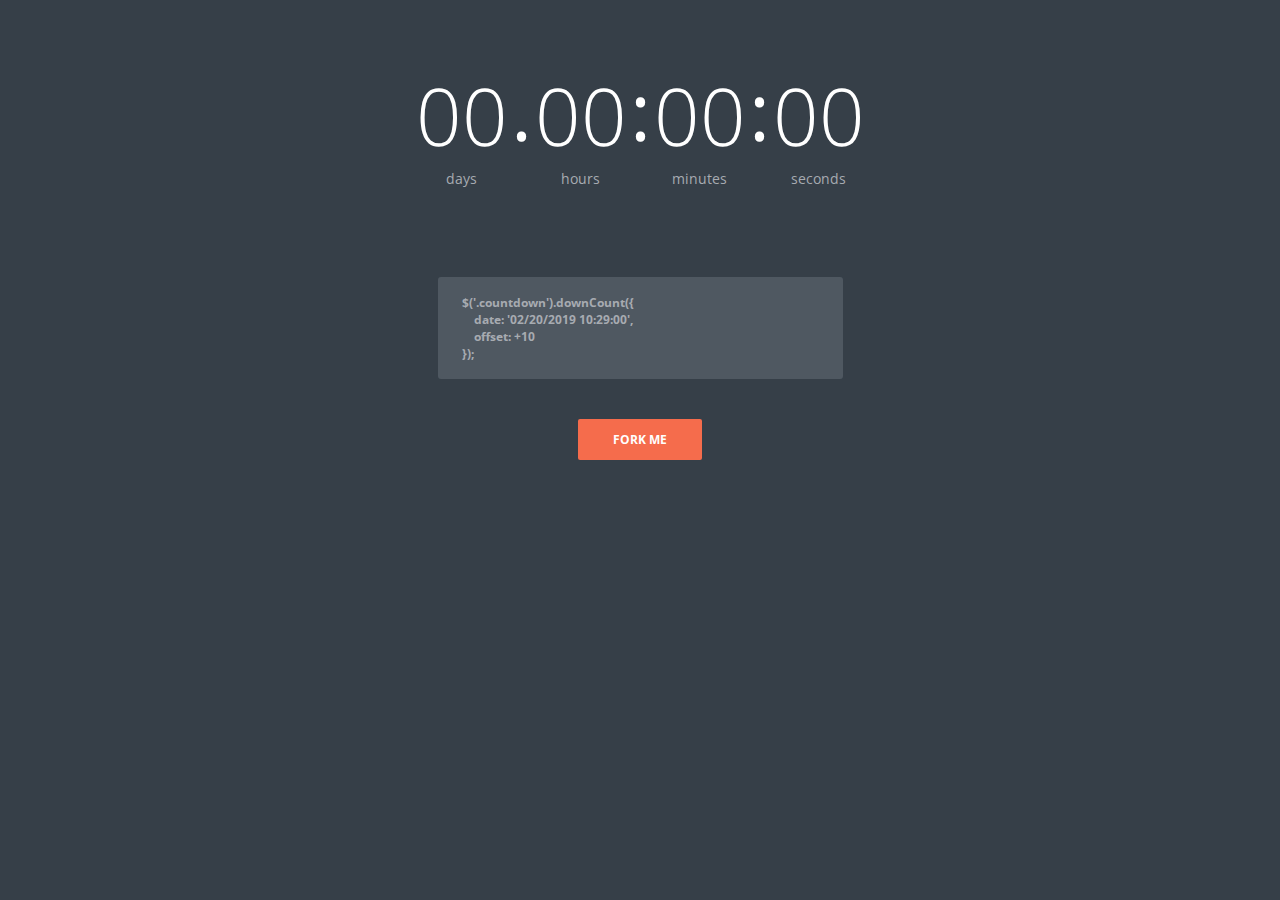
<file: js/downCount-1.0.0/index.html>
<!doctype html>
<html lang="en">
<head>
    <meta charset="UTF-8">
    <title>DownCount Plugin</title>
    <style type="text/css">
            @import url(http://fonts.googleapis.com/css?family=Open+Sans:300,400);

            body {
                background: #363f48;
                color: white;
                font: normal 12px 'Open Sans', sans-serif;
                margin-top: 20px;
            }

            ul.countdown {
                list-style: none;
                margin: 75px 0;
                padding: 0;
                display: block;
                text-align: center;
            }

            ul.countdown li {
                display: inline-block;
            }

            ul.countdown li span {
                font-size: 80px;
                font-weight: 300;
                line-height: 80px;
            }

            ul.countdown li.seperator {
                font-size: 80px;
                line-height: 70px;
                vertical-align: top;
            }

            ul.countdown li p {
                color: #a7abb1;
                font-size: 14px;
            }

            a {
                color: #76949F;
                text-decoration: none;
            }

            a:hover {
                text-decoration: underline;
            }

            .source {
                width: 405px;
                margin: 0 auto;
                background: #4f5861;
                color: #a7abb1;
                font-weight: bold;
                display: block;
                white-space: pre;
                -webkit-border-radius: 3px;
                   -moz-border-radius: 3px;
                        border-radius: 3px;
            }

            .btn {
                background: #f56c4c;
                margin: 40px auto;
                padding: 12px;
                display: block;
                width: 100px;
                color: white;
                text-align: center;
                text-transform: uppercase;
                font-weight: bold;
                text-decoration: none;
                -webkit-border-radius: 2px;
                   -moz-border-radius: 2px;
                        border-radius: 2px;
            }

            .btn:hover {
                text-decoration: none;
                opacity: .7;
            }
    </style>
</head>
<body>
    <ul class="countdown">
        <li>
            <span class="days">00</span>
            <p class="days_ref">days</p>
        </li>
        <li class="seperator">.</li>
        <li>
            <span class="hours">00</span>
            <p class="hours_ref">hours</p>
        </li>
        <li class="seperator">:</li>
        <li>
            <span class="minutes">00</span>
            <p class="minutes_ref">minutes</p>
        </li>
        <li class="seperator">:</li>
        <li>
            <span class="seconds">00</span>
            <p class="seconds_ref">seconds</p>
        </li>
    </ul>

    <script type="text/javascript" src="http://ajax.googleapis.com/ajax/libs/jquery/1.9.1/jquery.min.js"></script>
    <script type="text/javascript" src="jquery.downCount.js"></script>

    <script class="source" type="text/javascript">
        $('.countdown').downCount({
            date: '02/20/2019 10:29:00',
            offset: +10
        });
    </script>

    <a href="https://github.com/sonnyt/downCount" class="btn">Fork Me</a>
</body>
</html>
</file>
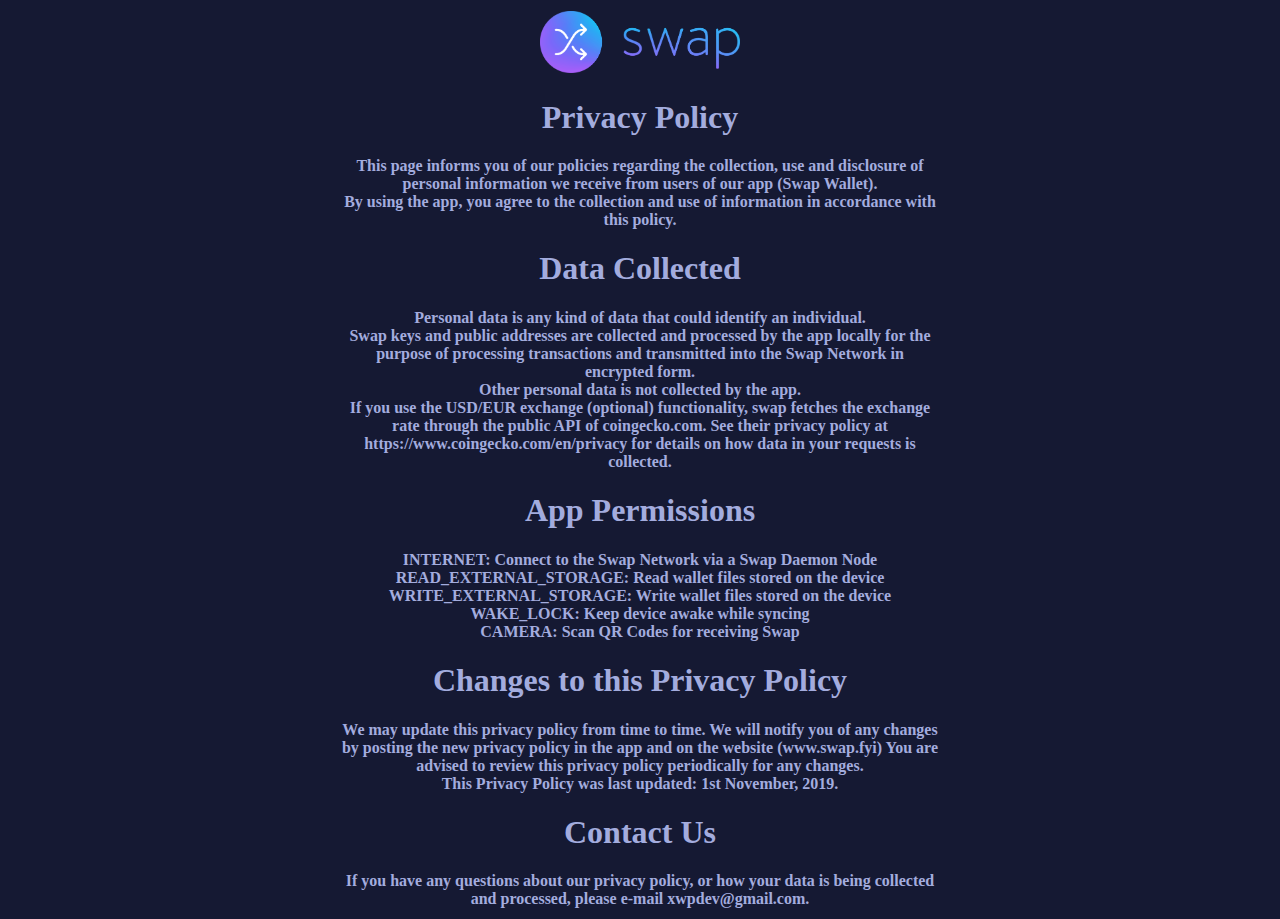
<file: privacy.html>
<!DOCTYPE html>
<html lang="en">
    <head>
    <style>
        body {
        background-color: #151933;
        color: #a3acde;
    }
    </style>
    </head>
    <body>
        <center><table><col width="600"><th>
            <span><img src="images/logo/swap-logo-coloured.png" width="200" /></span>
            <h1>Privacy Policy</h1>
            This page informs you of our policies regarding the collection, use and disclosure of personal information we receive from users of our app (Swap Wallet).<br>
            By using the app, you agree to the collection and use of information in accordance with this policy.
            <h1>Data Collected</h1>
            Personal data is any kind of data that could identify an individual. <br>
            Swap keys and public addresses are collected and processed by the app locally for the purpose of processing transactions and transmitted into the Swap Network in encrypted form. <br>
            Other personal data is not collected by the app.<br>
            If you use the USD/EUR exchange (optional) functionality, swap fetches the exchange rate through the public API of coingecko.com. See their privacy policy at https://www.coingecko.com/en/privacy for details on how data in your requests is collected.
            <h1>App Permissions</h1>
            <b>INTERNET:</b> Connect to the Swap Network via a Swap Daemon Node<br>
            <b>READ_EXTERNAL_STORAGE:</b> Read wallet files stored on the device<br>
            <b>WRITE_EXTERNAL_STORAGE:</b> Write wallet files stored on the device<br>
            <b>WAKE_LOCK:</b> Keep device awake while syncing<br>
            <b>CAMERA:</b> Scan QR Codes for receiving Swap
            <h1>Changes to this Privacy Policy</h1>
            We may update this privacy policy from time to time. We will notify you of any changes by posting the new privacy policy in the app and on the website (www.swap.fyi) You are advised to review this privacy policy periodically for any changes.<br>
            This Privacy Policy was last updated: 1st November, 2019. 
            <h1>Contact Us</h1>
            If you have any questions about our privacy policy, or how your data is being collected and processed, please e-mail xwpdev@gmail.com.
		 </th></table></center>
    </body>
</html>
</file>
<file: custom.css>
/* Start Custom CSS */
.image-icon {
    max-width: 0.85em;
}

.swap-hero-logo {
    max-width: 100%;
    height: auto;
    padding: 0 20px;
}

.swap-logo1 {
    max-width: 4em;
    height: auto;
    padding: 0;
}

.swap-cuckoo-logo {
    max-width: 100%;
    height: auto;
    padding: 0 0px 0px 0;
    margin: 0;
}

.copyleft {
    height: 1em;
    width: auto;
    vertical-align: text-bottom;
}

.blue-icon i {
    color: #1d244a;
}

.blue-icon-dark i {
    color: #151933;
}

.wallet-icons {
    font-size: 4em;
}

.gradient-icon {
    background: linear-gradient(
        45deg,
        rgba(165, 97, 229, 1) 0%,
        rgba(103, 122, 243, 1) 50%,
        rgba(126, 222, 238, 1) 100%
    );
    background-clip: text;
    color: transparent;
    display: initial;
}

.exchange-logo {
    padding: 20px;
    padding-left: 0px !important;
}

.media-logo {
    height: 1em;
    width: auto;
    vertical-align: text-bottom;
}

.media-logo2:hover img {
    filter: brightness(200%);
}

.media-logo3 img {
    filter: brightness(200%);
}

.img-team {
    border-radius: 50%;
    max-width: 50%;
    border: 0.25em solid #151933;
    background: #151933;
}
@media (max-width: 1024px) {
    h2 {
        font-size: 1.5rem;
    }

    .img-team {
        max-width: 50%;
        height: auto;
        margin: 0 auto;
    }

    .text-team {
        text-align: left;
        padding: 5px;
        font-size: 0.8em;
    }
}

.parallax-window {
    min-height: 400px;
    background: transparent;
}

.cd-top {
    display: inline-block;
    height: 40px;
    width: 40px;
    border-radius: 20px;
    position: fixed;
    bottom: 40px;
    right: 10px;
    box-shadow: 0 0 10px rgba(0, 0, 0, 0.05);
    /* image replacement properties */
    overflow: hidden;
    text-indent: 100%;
    white-space: nowrap;
    background: rgba(165, 97, 229, 0.7) url(images/top-arrow.svg) no-repeat center
        50%;
    visibility: hidden;
    opacity: 0;
    transition: opacity 0.3s 0s, visibility 0s 0.3s, background-color 0.3s 0s;
}

.cd-top.cd-top--show,
.cd-top.cd-top--fade-out,
.cd-top:hover {
    transition: opacity 0.3s 0s, visibility 0s 0s, background-color 0.3s 0s;
}

.cd-top.cd-top--show {
    /* the button becomes visible */
    visibility: visible;
    opacity: 1;
}

.cd-top.cd-top--fade-out {
    /* if the user keeps scrolling down, the button is out of focus and becomes less visible */
    opacity: 0.8;
}

.cd-top:hover {
    background-color: rgb(165, 97, 229);
    opacity: 1;
}

ul.countdown {
    list-style: none;
    margin: 25px 0px 0px;
    padding: 0;
    display: block;
    text-align: center;
}

ul.countdown li {
    display: inline-block;
}

ul.countdown li span {
    font-size: 2.6em;
    font-weight: 300;
    line-height: 10px;
}

ul.countdown li.seperator {
    font-size: 2.7em;
    line-height: 10px;
    vertical-align: top;
}

ul.countdown li p {
    margin: 0px 0px 15px;
    padding: 0px;
}

@media only screen and (min-width: 768px) {
    .cd-top {
        right: 20px;
        bottom: 20px;
    }
}

@media only screen and (min-width: 1024px) {
    .cd-top {
        height: 60px;
        width: 60px;
        border-radius: 30px;
        right: 30px;
        bottom: 30px;
    }
}

/* Title Link icon */
.link-icon i {
    position: absolute;
    bottom: 1rem;
    opacity: 0;
    transition: 0.5s ease;
}

.container-link-icon:hover .link-icon i {
    opacity: 0.9;
}

.container-team {
    position: relative;
}

.image-team {
    display: block;
}

.overlay-team {
    position: absolute;
    top: 0;
    bottom: 0;
    left: 0;
    right: 0;
    opacity: 0;
    transition: 0.5s ease;
    background-color: #1c2449;
}

.container-team:hover .overlay-team {
    opacity: 0.9;
}

.text-team {
    text-align: left;
    padding: 5px;
}

.modal {
    display: none; /* Hidden by default */
    position: fixed; /* Stay in place */
    z-index: 1; /* Sit on top */
    padding-top: 50px; /* Location of the box */
    left: 0;
    top: 0;
    width: 100%; /* Full width */
    height: 100%; /* Full height */
    overflow: auto; /* Enable scroll if needed */
    background-color: rgb(0, 0, 0); /* Fallback color */
    background-color: rgba(0, 0, 0, 0.4); /* Black w/ opacity */
}

/* Modal Content */
.modal-content {
    margin: auto;
    padding: 20px;
    border: 2px solid #151933;
    border-radius: 0.25rem;
    width: 80%;
}

/* The Close Button */
.close {
    color: #a3acde;
    text-align: right;
    font-size: 28px;
    font-weight: bold;
    margin: 0;
    padding: 0;
    top: 0px;
    vertical-align: text-top;
}

.close:hover,
.close:focus {
    color: #fff;
    text-decoration: none;
    cursor: pointer;
}

#networkdiv div,
#networkdiv2 div {
    color: #a3acde;
    font-size: 1rem;
    border: 2px solid #1d244a;
    background-color: #1d244a;
    padding: 0.5rem 1rem;
    border-radius: 0.25rem;
    display: inline-block;
}

.goog-te-banner-frame.skiptranslate {
    display: none !important;
}

.flags {
    width: 1.2em;
    filter: grayscale(70%);
}

.dropdown-item:hover .flags {
    filter: grayscale(30%);
}

.animate-opacity {
    animation: opac 0.8s;
}
@keyframes opac {
    from {
        opacity: 0;
    }
    to {
        opacity: 1;
    }
}

.img-chart {
    width: 30em;
}

.img-cuckaroo {
    width: 1.5em;
    vertical-align: inherit;
}

.img-cuckaroo2 {
    width: 1.5em;
    vertical-align: inherit;
    margin: 11px 0 0;
}

.img-cuckaroo3 {
    width: 5em;
    vertical-align: text-bottom;
    margin: 11px 0 0;
}

.img-cuckaroo4 {
    width: 1em;
    vertical-align: inherit;
    margin: 0;
}

.img-cuckaroo5 {
    width: 1.3em;
    vertical-align: text-bottom;
    margin: 0;
}

.dropdown-item:hover img {
    filter: brightness(200%);
}

.gui-logo {
    max-height: 4em;
    height: auto;
    padding: 0;
}

.carousel-indicators {
    position: relative;
    margin: 1rem 0;
}

.carousel-indicators div,
.carousel-indicators div.active {
    padding: 0;
    margin: 1em 0;
    border-radius: 0.25rem;
}

.carousel-indicators div {
    background: transparent;
}

.carousel-indicators div.active {
    background: #151933;
}

.carousel-control {
    width: 2.5rem;
    height: 2.5rem;
    top: 75%;
    background: rgba(0, 0, 0, 0.7);
}
.carousel-control i {
    font-size: 3rem;
    line-height: 3rem;
    position: absolute;
    color: #a9b3e5;
    padding: 1rem;
}

@media only screen and (min-width: 996px) {
    .carousel-control-left {
        left: 20%;
    }
    .carousel-control-right {
        right: 20%;
    }
}

div.blueWrap {
    height: auto;
    cursor: pointer;
}
</file>
